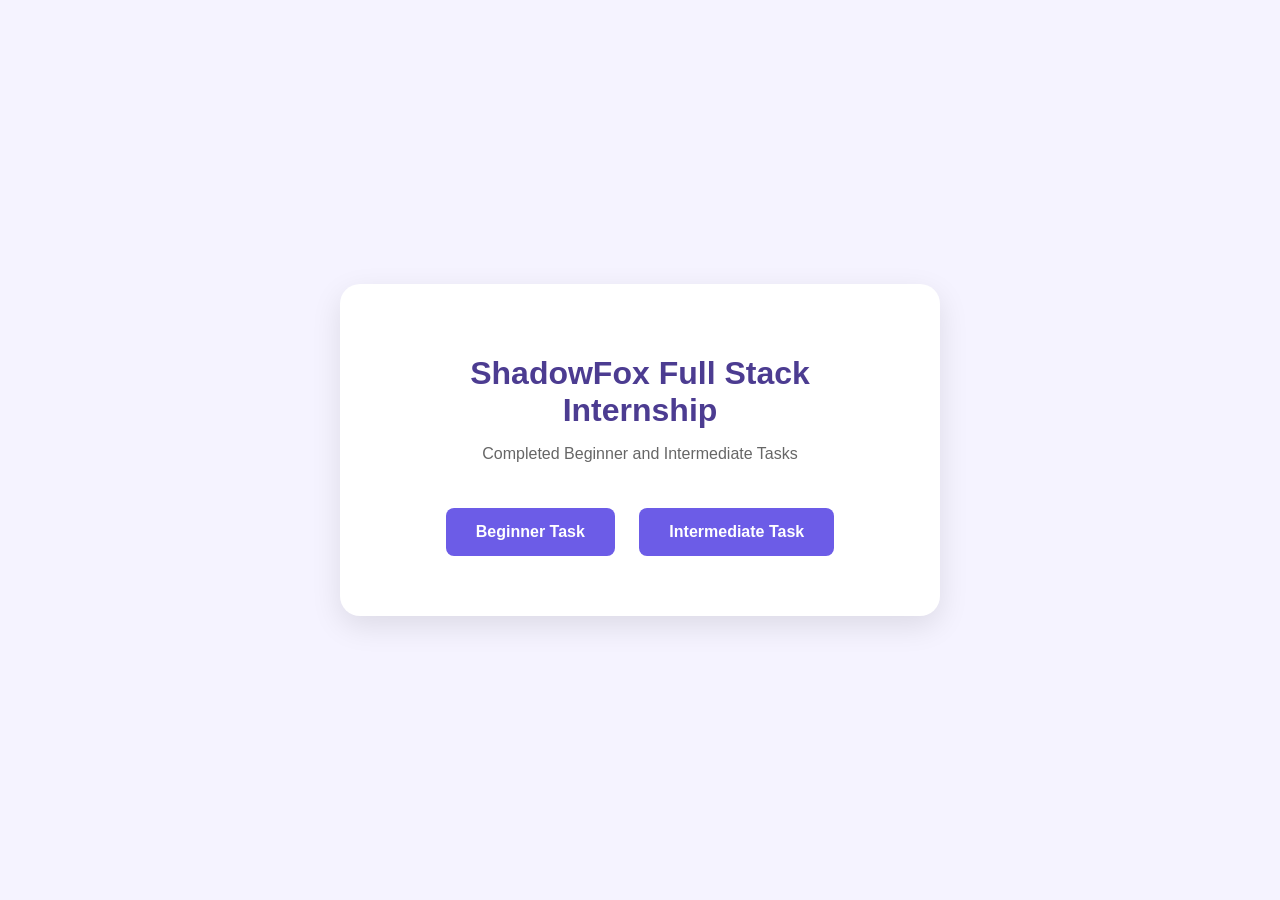
<file: index.html>
<!DOCTYPE html>
<html lang="en">

<head>
    <meta charset="UTF-8">
    <meta name="viewport" content="width=device-width, initial-scale=1.0">

    <title>ShadowFox Full Stack Internship</title>

    <style>
        * {
            box-sizing: border-box;
        }

        body {
            margin: 0;
            min-height: 100vh;
            display: flex;
            justify-content: center;
            align-items: center;
            font-family: Arial, sans-serif;
            background: #f5f3ff;
        }

        .container {
            text-align: center;
            background: white;
            padding: 50px;
            border-radius: 20px;
            box-shadow: 0 10px 30px rgba(0, 0, 0, 0.1);
            max-width: 600px;
            width: 90%;
        }

        h1 {
            color: #4c3c91;
            margin-bottom: 15px;
        }

        p {
            color: #666;
            margin-bottom: 35px;
        }

        .btn {
            display: inline-block;
            margin: 10px;
            padding: 15px 30px;
            background: #6c5ce7;
            color: white;
            text-decoration: none;
            border-radius: 8px;
            font-weight: bold;
        }

        .btn:hover {
            background: #5748c9;
        }
    </style>
</head>

<body>

    <div class="container">

        <h1>ShadowFox Full Stack Internship</h1>

        <p>
            Completed Beginner and Intermediate Tasks
        </p>

        <a class="btn" href="./beginner/">
            Beginner Task
        </a>

        <a class="btn" href="./intermediate/frontend/">
            Intermediate Task
        </a>

    </div>

</body>

</html>
</file>
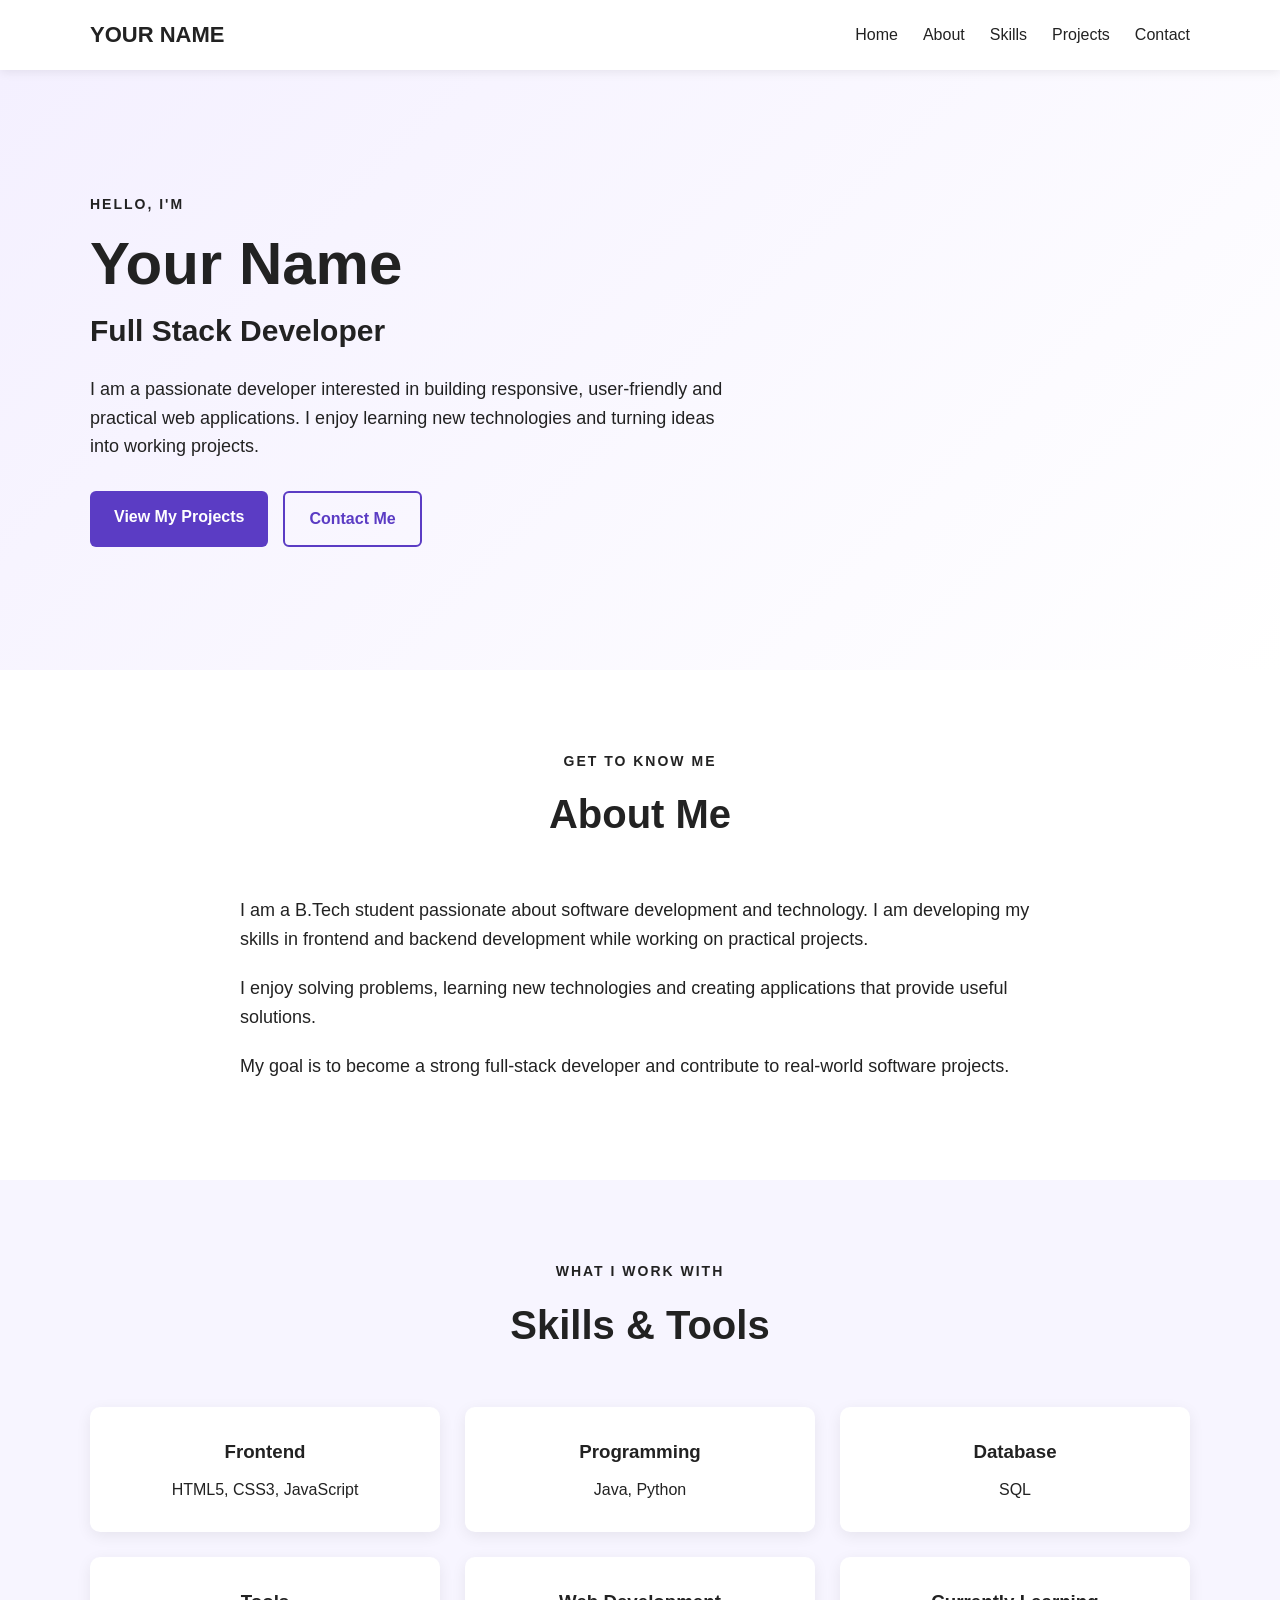
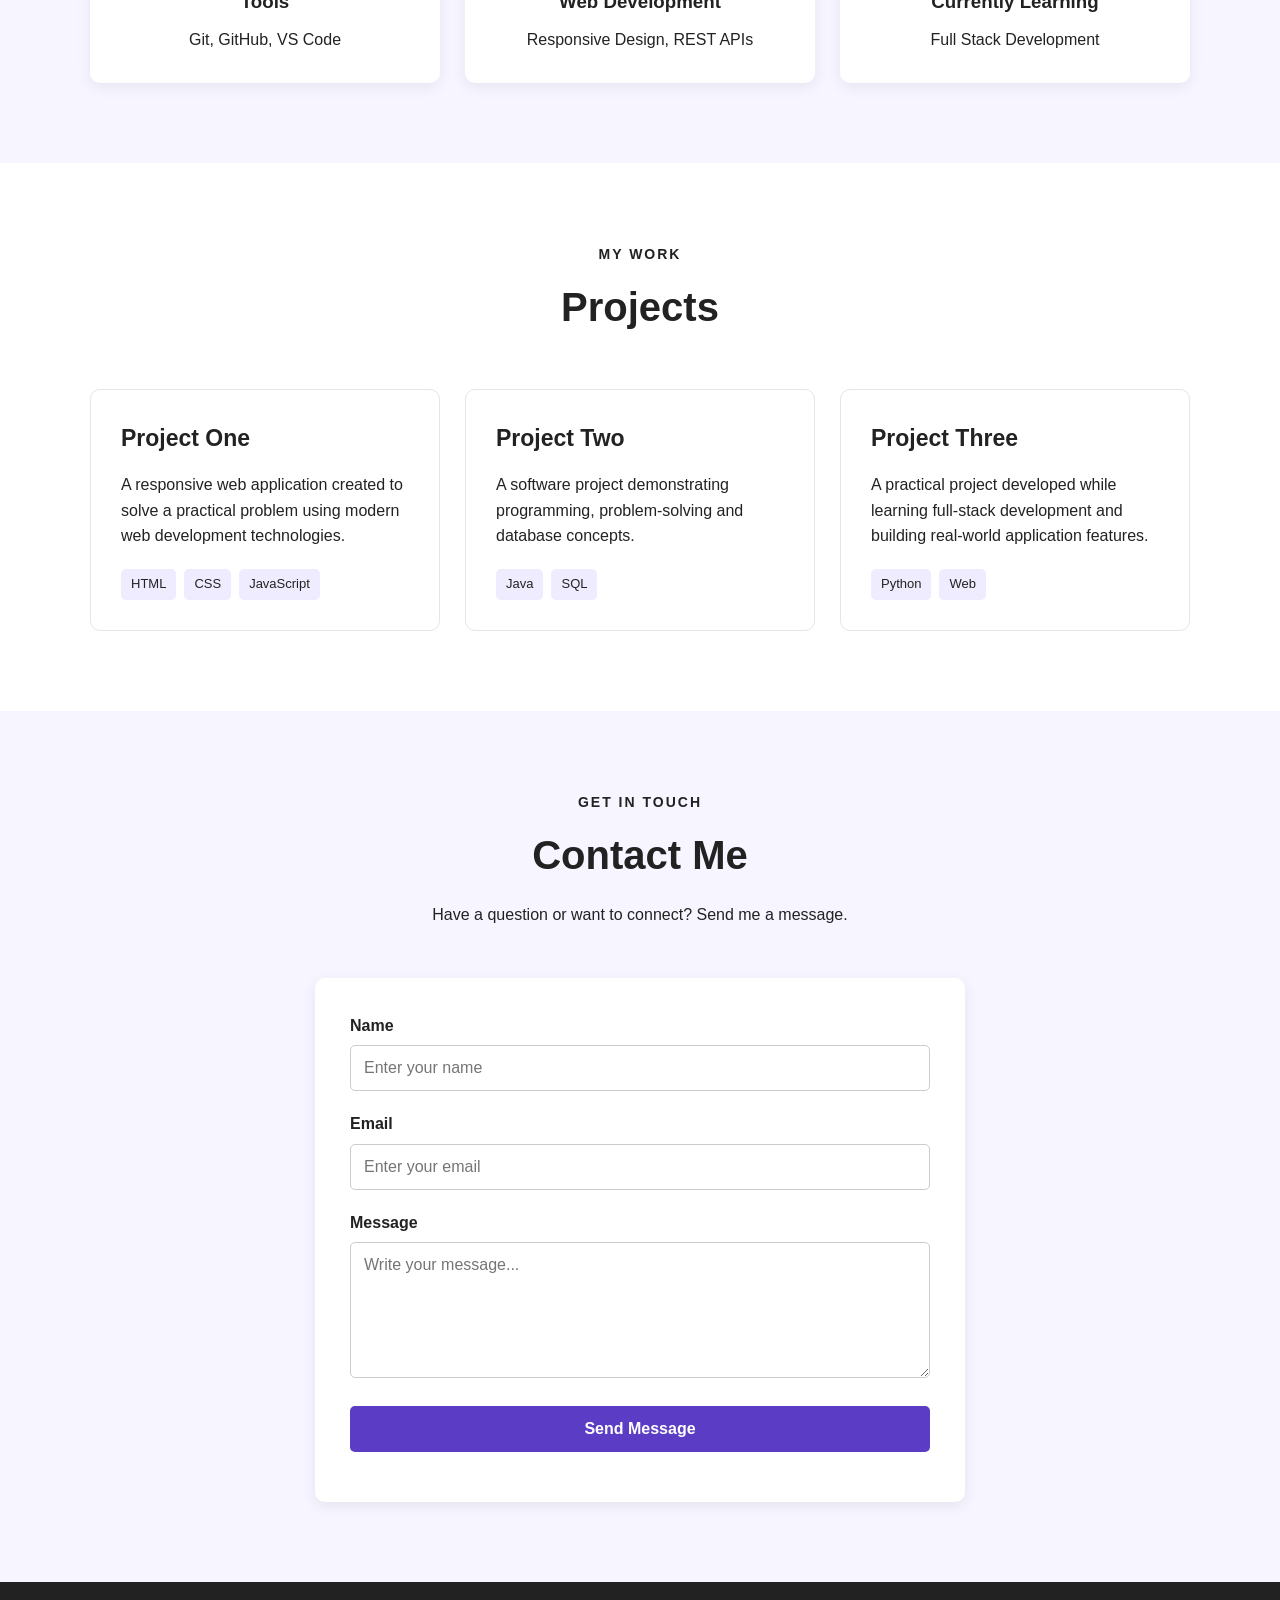
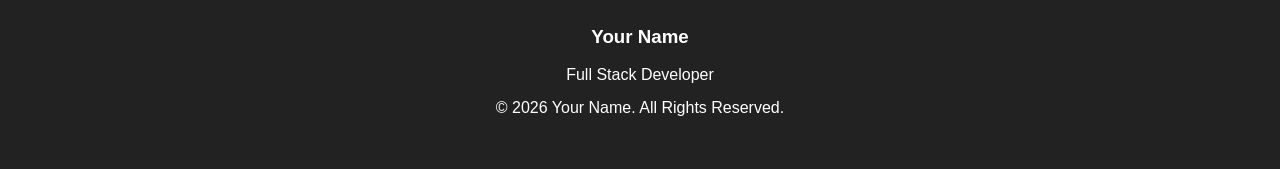
<file: beginner/index.html>
<!DOCTYPE html>
<html lang="en">

<head>
    <meta charset="UTF-8">

    <meta name="viewport"
          content="width=device-width, initial-scale=1.0">

    <title>Your Name | Full Stack Developer</title>

    <link rel="stylesheet" href="style.css">
</head>

<body>

    <!-- ================= NAVBAR ================= -->

    <header class="header">

        <div class="container nav-container">

            <a href="#home" class="logo">
                YOUR NAME
            </a>

            <nav class="navbar">

                <a href="#home">Home</a>

                <a href="#about">About</a>

                <a href="#skills">Skills</a>

                <a href="#projects">Projects</a>

                <a href="#contact">Contact</a>

            </nav>

        </div>

    </header>


    <!-- ================= HOME ================= -->

    <section id="home" class="hero">

        <div class="container hero-content">

            <div class="hero-text">

                <p class="intro">
                    HELLO, I'M
                </p>

                <h1>
                    Your Name
                </h1>

                <h2>
                    Full Stack Developer
                </h2>

                <p>
                    I am a passionate developer interested in building
                    responsive, user-friendly and practical web applications.
                    I enjoy learning new technologies and turning ideas
                    into working projects.
                </p>

                <div class="hero-buttons">

                    <a href="#projects" class="btn">
                        View My Projects
                    </a>

                    <a href="#contact" class="btn secondary-btn">
                        Contact Me
                    </a>

                </div>

            </div>

        </div>

    </section>


    <!-- ================= ABOUT ================= -->

    <section id="about" class="section">

        <div class="container">

            <div class="section-heading">

                <p class="section-label">
                    GET TO KNOW ME
                </p>

                <h2>About Me</h2>

            </div>


            <div class="about-content">

                <div class="about-text">

                    <p>
                        I am a B.Tech student passionate about software
                        development and technology. I am developing my
                        skills in frontend and backend development while
                        working on practical projects.
                    </p>

                    <p>
                        I enjoy solving problems, learning new technologies
                        and creating applications that provide useful
                        solutions.
                    </p>

                    <p>
                        My goal is to become a strong full-stack developer
                        and contribute to real-world software projects.
                    </p>

                </div>

            </div>

        </div>

    </section>


    <!-- ================= SKILLS ================= -->

    <section id="skills" class="section skills-section">

        <div class="container">

            <div class="section-heading">

                <p class="section-label">
                    WHAT I WORK WITH
                </p>

                <h2>Skills & Tools</h2>

            </div>


            <div class="skills-grid">

                <div class="skill-card">

                    <h3>Frontend</h3>

                    <p>
                        HTML5, CSS3, JavaScript
                    </p>

                </div>


                <div class="skill-card">

                    <h3>Programming</h3>

                    <p>
                        Java, Python
                    </p>

                </div>


                <div class="skill-card">

                    <h3>Database</h3>

                    <p>
                        SQL
                    </p>

                </div>


                <div class="skill-card">

                    <h3>Tools</h3>

                    <p>
                        Git, GitHub, VS Code
                    </p>

                </div>


                <div class="skill-card">

                    <h3>Web Development</h3>

                    <p>
                        Responsive Design, REST APIs
                    </p>

                </div>


                <div class="skill-card">

                    <h3>Currently Learning</h3>

                    <p>
                        Full Stack Development
                    </p>

                </div>

            </div>

        </div>

    </section>


    <!-- ================= PROJECTS ================= -->

    <section id="projects" class="section">

        <div class="container">

            <div class="section-heading">

                <p class="section-label">
                    MY WORK
                </p>

                <h2>Projects</h2>

            </div>


            <div class="projects-grid">


                <article class="project-card">

                    <div class="project-content">

                        <h3>Project One</h3>

                        <p>
                            A responsive web application created to solve
                            a practical problem using modern web
                            development technologies.
                        </p>

                        <div class="project-tech">

                            <span>HTML</span>
                            <span>CSS</span>
                            <span>JavaScript</span>

                        </div>

                    </div>

                </article>


                <article class="project-card">

                    <div class="project-content">

                        <h3>Project Two</h3>

                        <p>
                            A software project demonstrating programming,
                            problem-solving and database concepts.
                        </p>

                        <div class="project-tech">

                            <span>Java</span>
                            <span>SQL</span>

                        </div>

                    </div>

                </article>


                <article class="project-card">

                    <div class="project-content">

                        <h3>Project Three</h3>

                        <p>
                            A practical project developed while learning
                            full-stack development and building real-world
                            application features.
                        </p>

                        <div class="project-tech">

                            <span>Python</span>
                            <span>Web</span>

                        </div>

                    </div>

                </article>

            </div>

        </div>

    </section>


    <!-- ================= CONTACT ================= -->

    <section id="contact" class="section contact-section">

        <div class="container">

            <div class="section-heading">

                <p class="section-label">
                    GET IN TOUCH
                </p>

                <h2>Contact Me</h2>

                <p>
                    Have a question or want to connect?
                    Send me a message.
                </p>

            </div>


            <form id="contactForm" class="contact-form">

                <div class="form-group">

                    <label for="name">
                        Name
                    </label>

                    <input
                        type="text"
                        id="name"
                        name="name"
                        placeholder="Enter your name"
                    >

                    <small id="nameError"></small>

                </div>


                <div class="form-group">

                    <label for="email">
                        Email
                    </label>

                    <input
                        type="email"
                        id="email"
                        name="email"
                        placeholder="Enter your email"
                    >

                    <small id="emailError"></small>

                </div>


                <div class="form-group">

                    <label for="message">
                        Message
                    </label>

                    <textarea
                        id="message"
                        name="message"
                        rows="6"
                        placeholder="Write your message..."
                    ></textarea>

                    <small id="messageError"></small>

                </div>


                <button type="submit" class="submit-btn">
                    Send Message
                </button>

                <p id="successMessage"></p>

            </form>

        </div>

    </section>


    <!-- ================= FOOTER ================= -->

    <footer class="footer">

        <div class="container">

            <h3>Your Name</h3>

            <p>
                Full Stack Developer
            </p>

            <p>
                © 2026 Your Name. All Rights Reserved.
            </p>

        </div>

    </footer>


    <script src="script.js"></script>

</body>

</html>
</file>
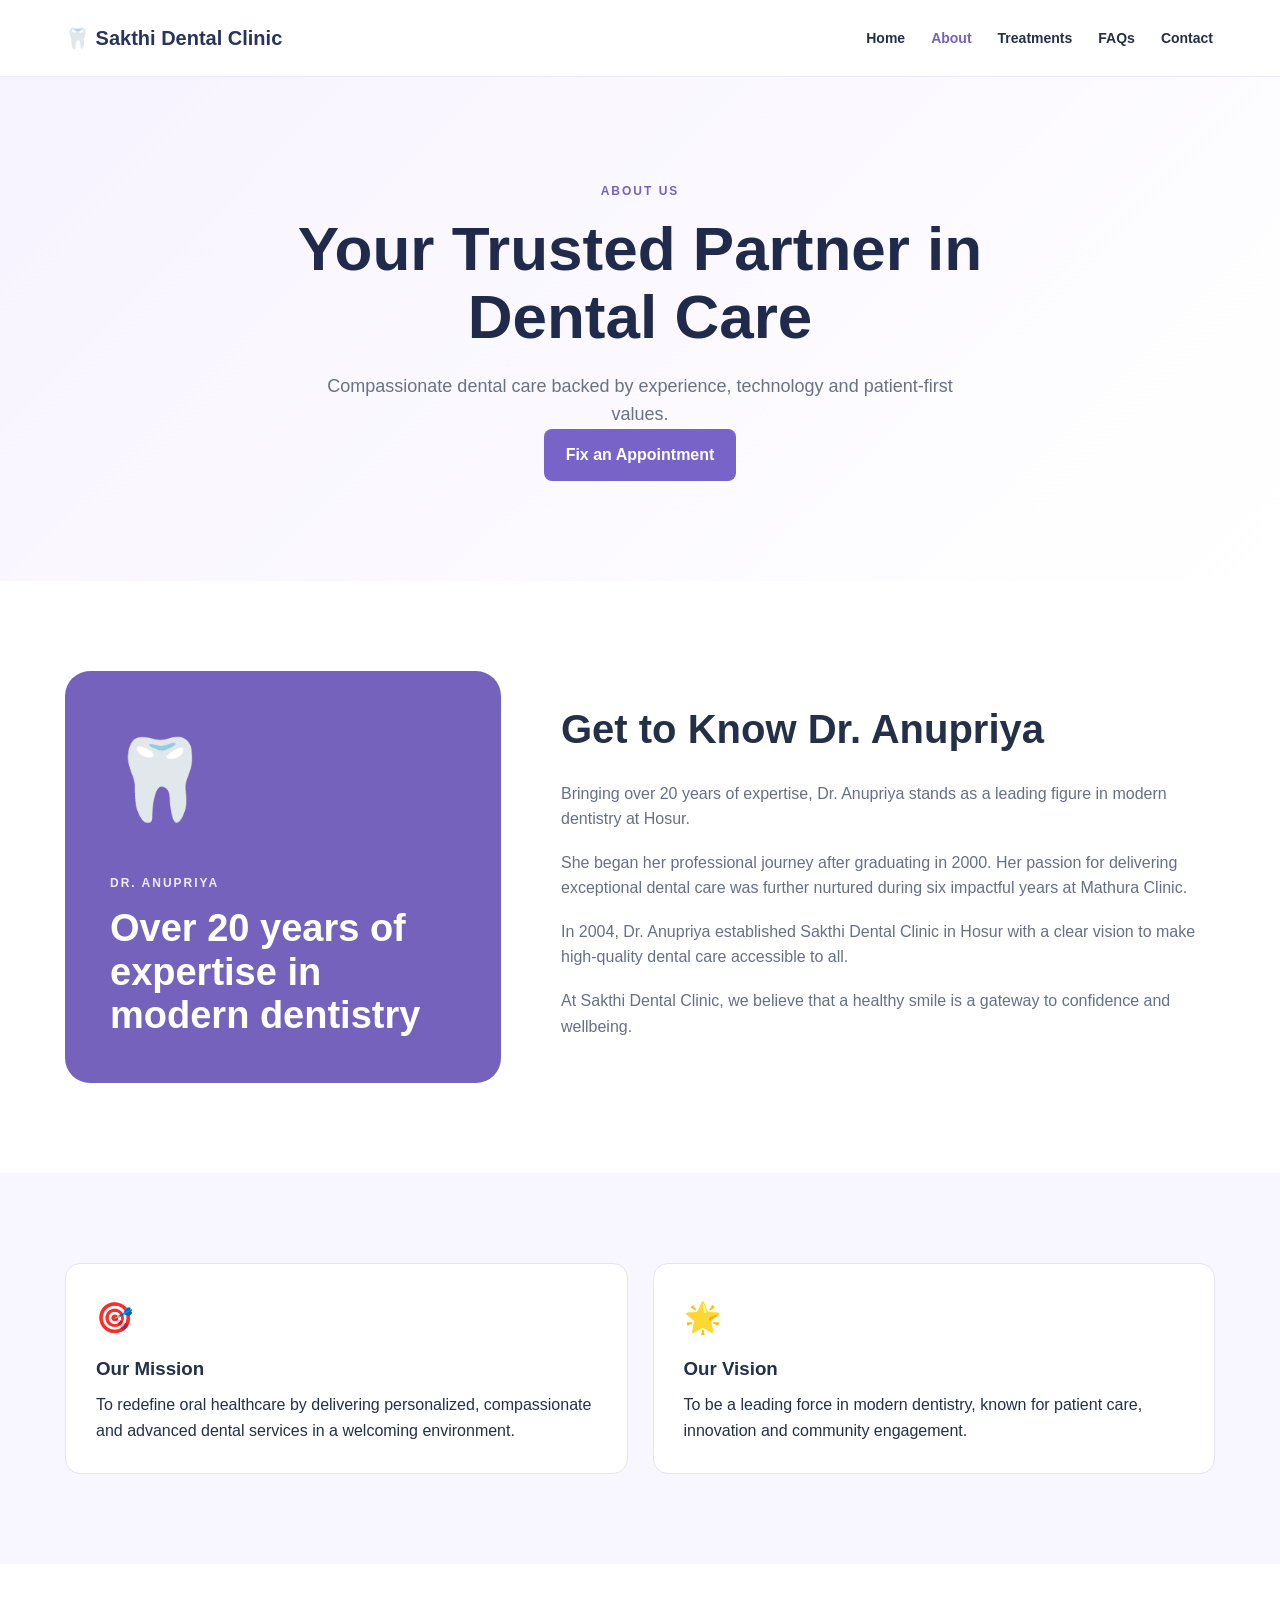
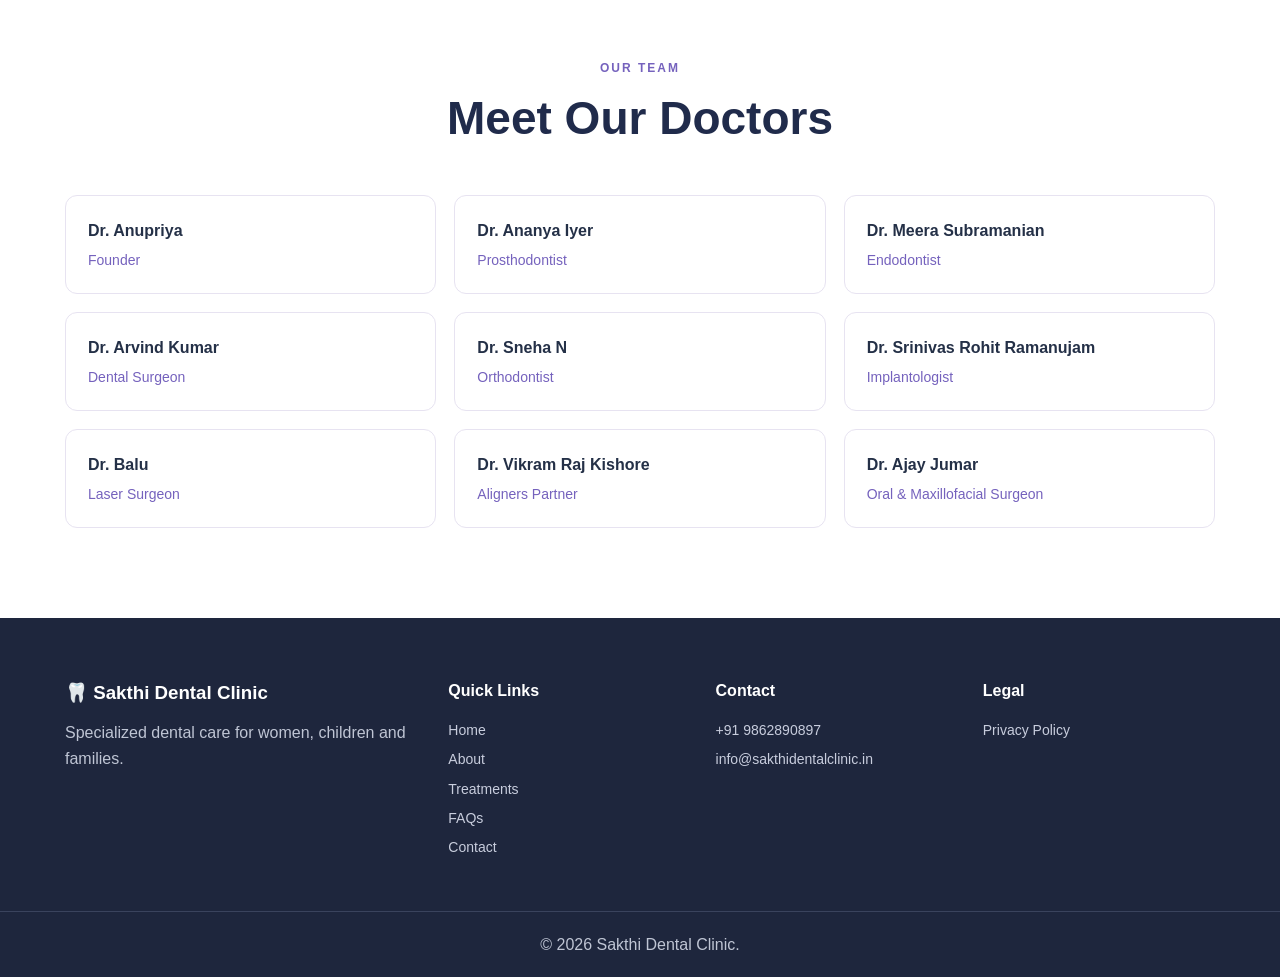
<file: intermediate/frontend/index.html>
<!DOCTYPE html>
<html lang="en">

<head>
    <meta charset="UTF-8">
    <meta name="viewport" content="width=device-width, initial-scale=1.0">

    <title>About Us | Sakthi Dental Clinic</title>

    <link rel="stylesheet" href="style.css">
</head>

<body>

<header class="header">

    <div class="container nav-container">

        <a href="index.html" class="logo">
            🦷 Sakthi Dental Clinic
        </a>

        <button class="menu-toggle" id="menuToggle">☰</button>

        <nav class="navbar" id="navbar">
            <a href="index.html">Home</a>
            <a href="about.html" class="active">About</a>
            <a href="treatments.html">Treatments</a>
            <a href="faq.html">FAQs</a>
            <a href="contact.html">Contact</a>
        </nav>

    </div>

</header>


<main>

<section class="page-hero">

    <div class="container">

        <span class="eyebrow">ABOUT US</span>

        <h1>
            Your Trusted Partner in Dental Care
        </h1>

        <p>
            Compassionate dental care backed by experience,
            technology and patient-first values.
        </p>
 <a href="appointment.html" class="btn primary-btn">
            Fix an Appointment
        </a>
    </div>

</section>


<section class="section">

    <div class="container about-grid">

        <div class="about-highlight">

            <span class="big-icon">🦷</span>

            <span class="eyebrow">DR. ANUPRIYA</span>

            <h2>
                Over 20 years of expertise in modern dentistry
            </h2>

        </div>


        <div class="about-text">

            <h2>Get to Know Dr. Anupriya</h2>

            <p>
                Bringing over 20 years of expertise, Dr. Anupriya
                stands as a leading figure in modern dentistry at Hosur.
            </p>

            <p>
                She began her professional journey after graduating
                in 2000. Her passion for delivering exceptional
                dental care was further nurtured during six impactful
                years at Mathura Clinic.
            </p>

            <p>
                In 2004, Dr. Anupriya established Sakthi Dental Clinic
                in Hosur with a clear vision to make high-quality
                dental care accessible to all.
            </p>

            <p>
                At Sakthi Dental Clinic, we believe that a healthy
                smile is a gateway to confidence and wellbeing.
            </p>

        </div>

    </div>

</section>


<section class="section light-section">

    <div class="container">

        <div class="mission-grid">

            <article>

                <span>🎯</span>

                <h3>Our Mission</h3>

                <p>
                    To redefine oral healthcare by delivering
                    personalized, compassionate and advanced dental
                    services in a welcoming environment.
                </p>

            </article>


            <article>

                <span>🌟</span>

                <h3>Our Vision</h3>

                <p>
                    To be a leading force in modern dentistry,
                    known for patient care, innovation and
                    community engagement.
                </p>

            </article>

        </div>

    </div>

</section>


<section class="section">

    <div class="container">

        <div class="section-heading">

            <span class="eyebrow">OUR TEAM</span>

            <h2>Meet Our Doctors</h2>

        </div>


        <div class="doctor-grid">

            <div class="doctor-card">
                <strong>Dr. Anupriya</strong>
                <span>Founder</span>
            </div>

            <div class="doctor-card">
                <strong>Dr. Ananya Iyer</strong>
                <span>Prosthodontist</span>
            </div>

            <div class="doctor-card">
                <strong>Dr. Meera Subramanian</strong>
                <span>Endodontist</span>
            </div>

            <div class="doctor-card">
                <strong>Dr. Arvind Kumar</strong>
                <span>Dental Surgeon</span>
            </div>

            <div class="doctor-card">
                <strong>Dr. Sneha N</strong>
                <span>Orthodontist</span>
            </div>

            <div class="doctor-card">
                <strong>Dr. Srinivas Rohit Ramanujam</strong>
                <span>Implantologist</span>
            </div>

            <div class="doctor-card">
                <strong>Dr. Balu</strong>
                <span>Laser Surgeon</span>
            </div>

            <div class="doctor-card">
                <strong>Dr. Vikram Raj Kishore</strong>
                <span>Aligners Partner</span>
            </div>

            <div class="doctor-card">
                <strong>Dr. Ajay Jumar</strong>
                <span>Oral & Maxillofacial Surgeon</span>
            </div>

        </div>

    </div>

</section>

</main>


<footer class="footer">

    <div class="container footer-grid">

        <div>
            <h3>🦷 Sakthi Dental Clinic</h3>
            <p>
                Specialized dental care for women,
                children and families.
            </p>
        </div>

        <div>
            <h4>Quick Links</h4>
            <a href="index.html">Home</a>
            <a href="about.html">About</a>
            <a href="treatments.html">Treatments</a>
            <a href="faq.html">FAQs</a>
            <a href="contact.html">Contact</a>
        </div>

        <div>
            <h4>Contact</h4>
            <a href="tel:+919862890897">+91 9862890897</a>
            <a href="mailto:info@sakthidentalclinic.in">
                info@sakthidentalclinic.in
            </a>
        </div>

        <div>
            <h4>Legal</h4>
            <a href="privacy.html">Privacy Policy</a>
        </div>

    </div>

    <div class="footer-bottom">
        <p>© 2026 Sakthi Dental Clinic.</p>
    </div>

</footer>

<script src="script.js"></script>

</body>
</html>
</file>
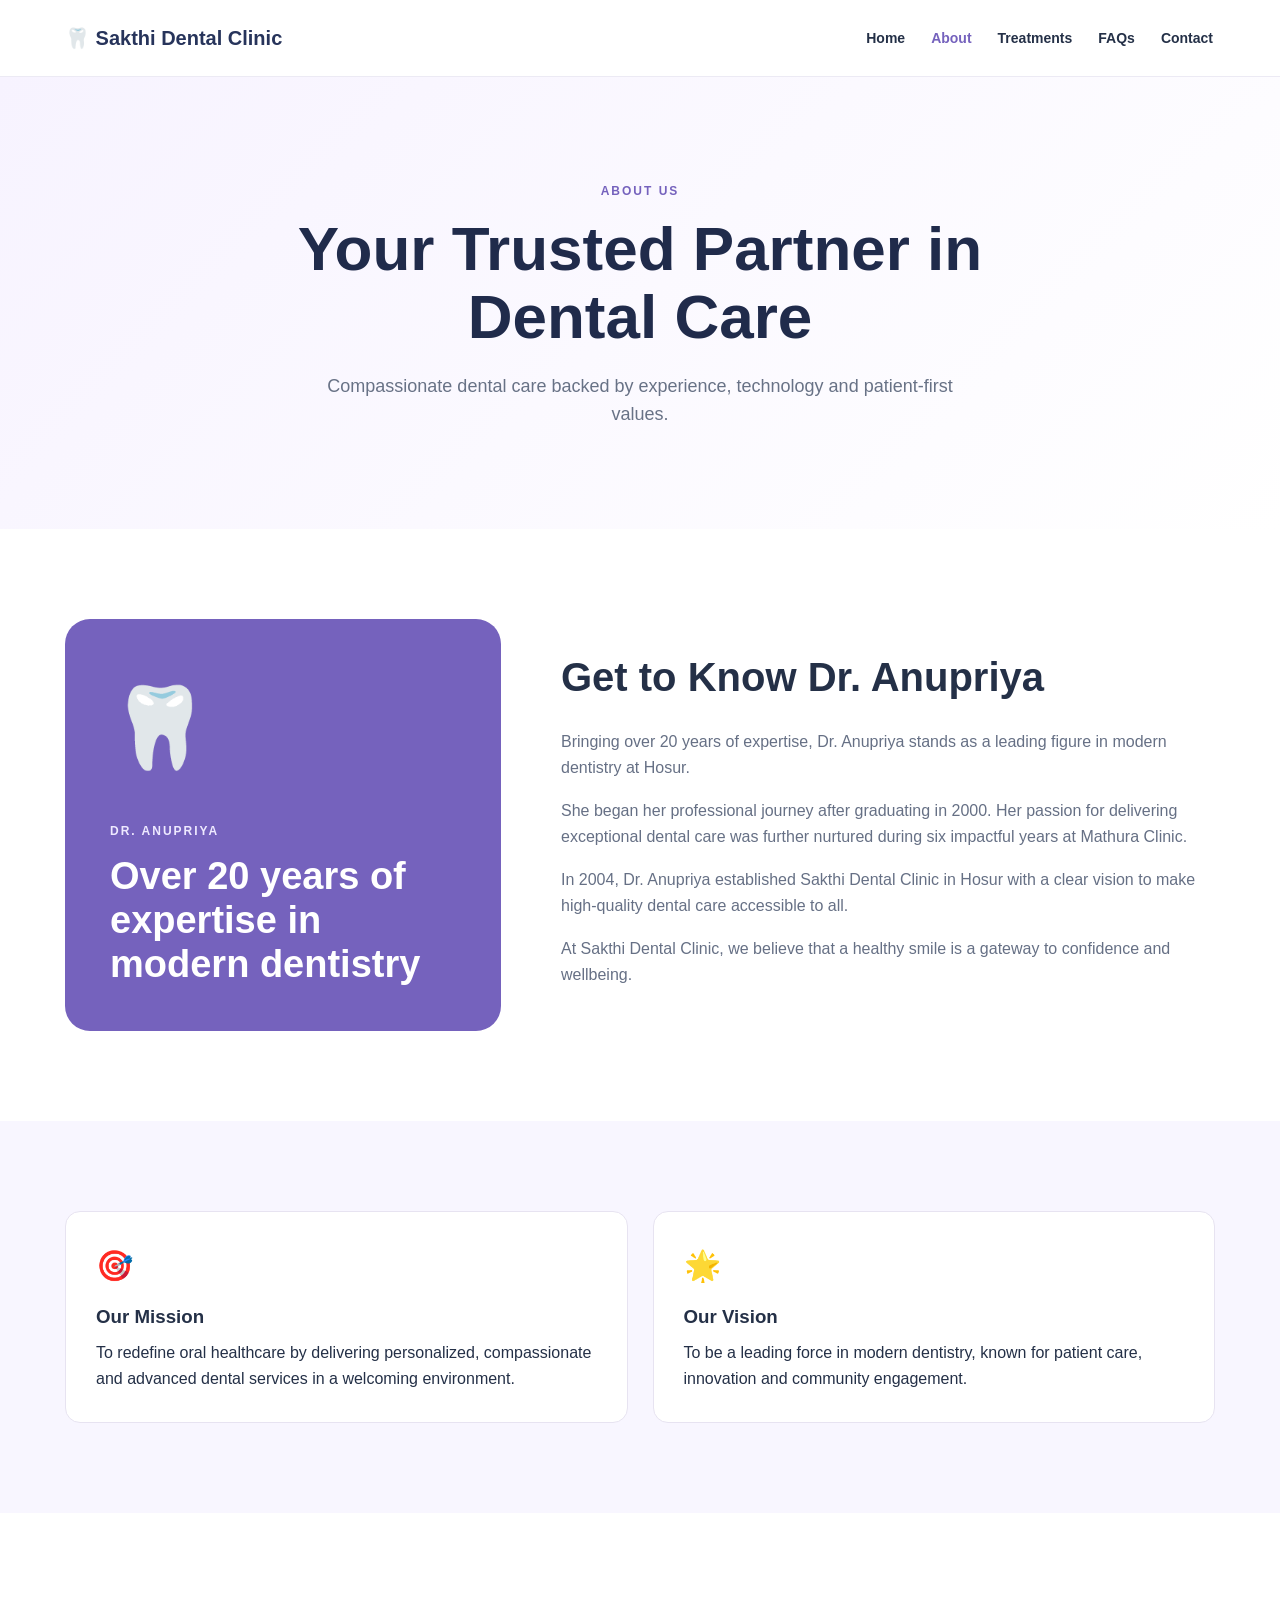
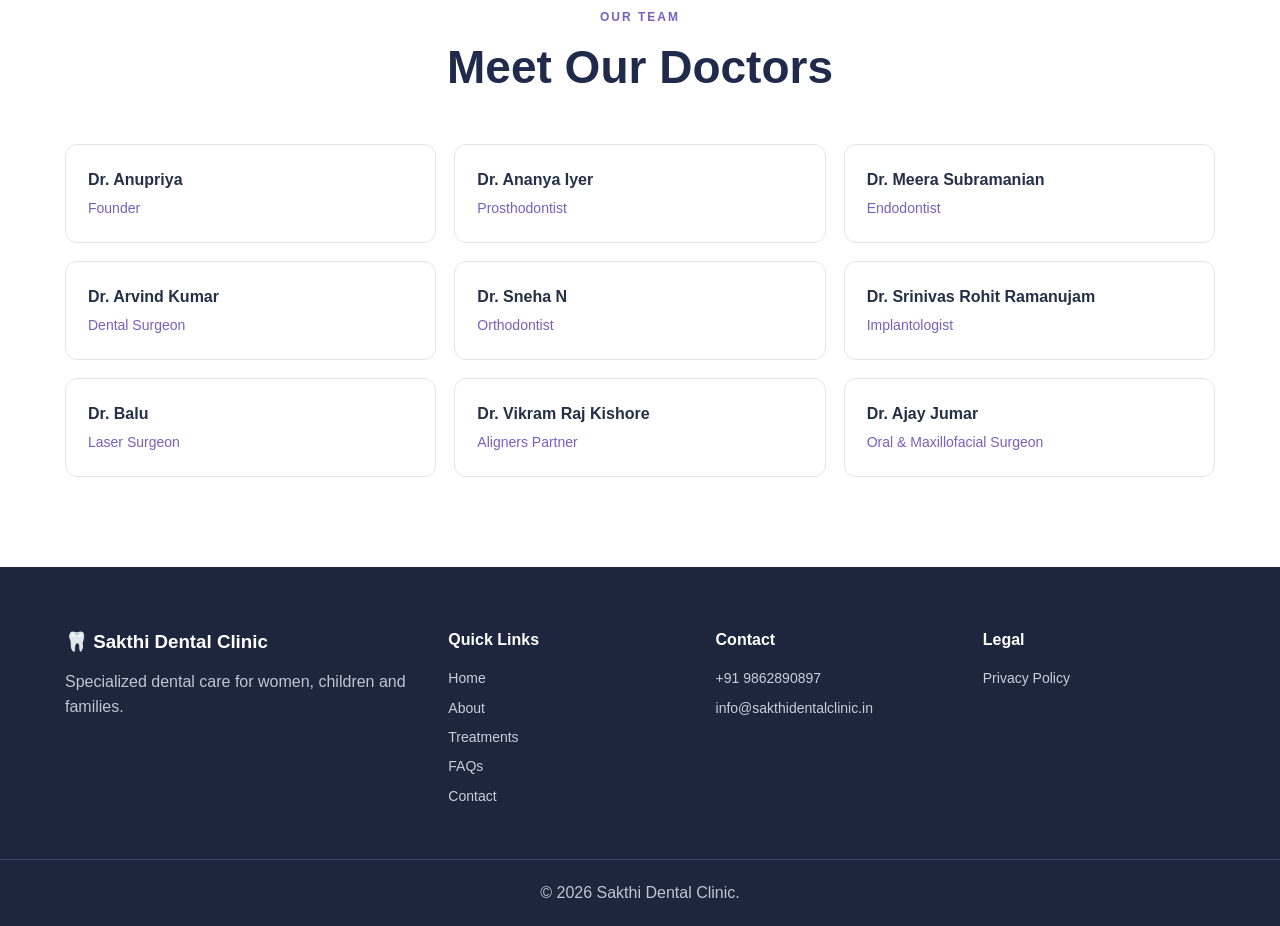
<file: intermediate/frontend/about.html>
<!DOCTYPE html>
<html lang="en">

<head>
    <meta charset="UTF-8">
    <meta name="viewport" content="width=device-width, initial-scale=1.0">

    <title>About Us | Sakthi Dental Clinic</title>

    <link rel="stylesheet" href="style.css">
</head>

<body>

<header class="header">

    <div class="container nav-container">

        <a href="index.html" class="logo">
            🦷 Sakthi Dental Clinic
        </a>

        <button class="menu-toggle" id="menuToggle">☰</button>

        <nav class="navbar" id="navbar">
            <a href="index.html">Home</a>
            <a href="about.html" class="active">About</a>
            <a href="treatments.html">Treatments</a>
            <a href="faq.html">FAQs</a>
            <a href="contact.html">Contact</a>
        </nav>

    </div>

</header>


<main>

<section class="page-hero">

    <div class="container">

        <span class="eyebrow">ABOUT US</span>

        <h1>
            Your Trusted Partner in Dental Care
        </h1>

        <p>
            Compassionate dental care backed by experience,
            technology and patient-first values.
        </p>

    </div>

</section>


<section class="section">

    <div class="container about-grid">

        <div class="about-highlight">

            <span class="big-icon">🦷</span>

            <span class="eyebrow">DR. ANUPRIYA</span>

            <h2>
                Over 20 years of expertise in modern dentistry
            </h2>

        </div>


        <div class="about-text">

            <h2>Get to Know Dr. Anupriya</h2>

            <p>
                Bringing over 20 years of expertise, Dr. Anupriya
                stands as a leading figure in modern dentistry at Hosur.
            </p>

            <p>
                She began her professional journey after graduating
                in 2000. Her passion for delivering exceptional
                dental care was further nurtured during six impactful
                years at Mathura Clinic.
            </p>

            <p>
                In 2004, Dr. Anupriya established Sakthi Dental Clinic
                in Hosur with a clear vision to make high-quality
                dental care accessible to all.
            </p>

            <p>
                At Sakthi Dental Clinic, we believe that a healthy
                smile is a gateway to confidence and wellbeing.
            </p>

        </div>

    </div>

</section>


<section class="section light-section">

    <div class="container">

        <div class="mission-grid">

            <article>

                <span>🎯</span>

                <h3>Our Mission</h3>

                <p>
                    To redefine oral healthcare by delivering
                    personalized, compassionate and advanced dental
                    services in a welcoming environment.
                </p>

            </article>


            <article>

                <span>🌟</span>

                <h3>Our Vision</h3>

                <p>
                    To be a leading force in modern dentistry,
                    known for patient care, innovation and
                    community engagement.
                </p>

            </article>

        </div>

    </div>

</section>


<section class="section">

    <div class="container">

        <div class="section-heading">

            <span class="eyebrow">OUR TEAM</span>

            <h2>Meet Our Doctors</h2>

        </div>


        <div class="doctor-grid">

            <div class="doctor-card">
                <strong>Dr. Anupriya</strong>
                <span>Founder</span>
            </div>

            <div class="doctor-card">
                <strong>Dr. Ananya Iyer</strong>
                <span>Prosthodontist</span>
            </div>

            <div class="doctor-card">
                <strong>Dr. Meera Subramanian</strong>
                <span>Endodontist</span>
            </div>

            <div class="doctor-card">
                <strong>Dr. Arvind Kumar</strong>
                <span>Dental Surgeon</span>
            </div>

            <div class="doctor-card">
                <strong>Dr. Sneha N</strong>
                <span>Orthodontist</span>
            </div>

            <div class="doctor-card">
                <strong>Dr. Srinivas Rohit Ramanujam</strong>
                <span>Implantologist</span>
            </div>

            <div class="doctor-card">
                <strong>Dr. Balu</strong>
                <span>Laser Surgeon</span>
            </div>

            <div class="doctor-card">
                <strong>Dr. Vikram Raj Kishore</strong>
                <span>Aligners Partner</span>
            </div>

            <div class="doctor-card">
                <strong>Dr. Ajay Jumar</strong>
                <span>Oral & Maxillofacial Surgeon</span>
            </div>

        </div>

    </div>

</section>

</main>


<footer class="footer">

    <div class="container footer-grid">

        <div>
            <h3>🦷 Sakthi Dental Clinic</h3>
            <p>
                Specialized dental care for women,
                children and families.
            </p>
        </div>

        <div>
            <h4>Quick Links</h4>
            <a href="index.html">Home</a>
            <a href="about.html">About</a>
            <a href="treatments.html">Treatments</a>
            <a href="faq.html">FAQs</a>
            <a href="contact.html">Contact</a>
        </div>

        <div>
            <h4>Contact</h4>
            <a href="tel:+919862890897">+91 9862890897</a>
            <a href="mailto:info@sakthidentalclinic.in">
                info@sakthidentalclinic.in
            </a>
        </div>

        <div>
            <h4>Legal</h4>
            <a href="privacy.html">Privacy Policy</a>
        </div>

    </div>

    <div class="footer-bottom">
        <p>© 2026 Sakthi Dental Clinic.</p>
    </div>

</footer>

<script src="script.js"></script>

</body>
</html>
</file>
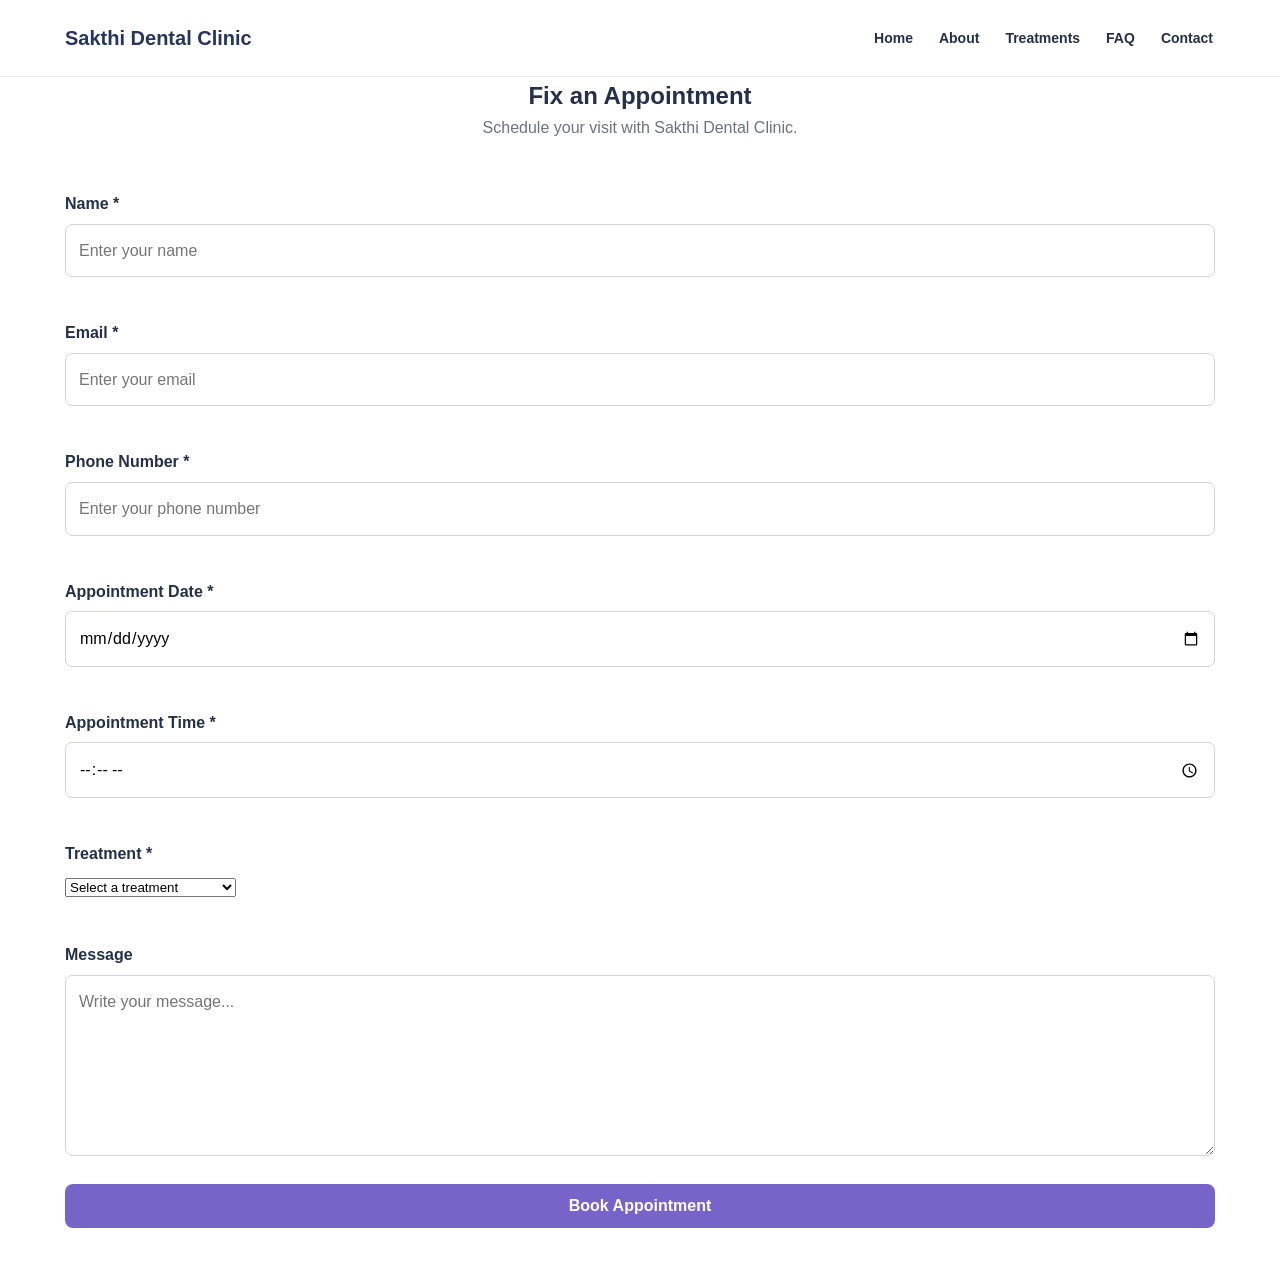
<file: intermediate/frontend/appointment.html>
<!DOCTYPE html>
<html lang="en">

<head>

    <meta charset="UTF-8">

    <meta name="viewport" content="width=device-width, initial-scale=1.0">

    <title>Fix an Appointment | Sakthi Dental Clinic</title>

    <link rel="stylesheet" href="style.css">

</head>


<body>


    <!-- ================= HEADER ================= -->

    <header class="header">

        <div class="container nav-container">

            <a href="index.html" class="logo">
                Sakthi Dental Clinic
            </a>

            <button
                type="button"
                class="menu-toggle"
                id="menuToggle"
            >
                ☰
            </button>

            <nav
                class="navbar"
                id="navbar"
            >

                <a href="index.html">Home</a>

                <a href="about.html">About</a>

                <a href="treatments.html">Treatments</a>

                <a href="faq.html">FAQ</a>

                <a href="contact.html">Contact</a>

            </nav>

        </div>

    </header>



    <!-- ================= APPOINTMENT ================= -->

    <main>

        <section class="contact-section">

            <div class="container">


                <!-- TITLE -->

                <div class="section-heading">

                    <h1>
                        Fix an Appointment
                    </h1>

                    <p>
                        Schedule your visit with Sakthi Dental Clinic.
                    </p>

                </div>



                <!-- FORM CONTAINER -->

                <div class="contact-form-container">

                    <form
                        id="appointmentForm"
                        novalidate
                    >


                        <!-- NAME -->

                        <div class="form-group">

                            <label for="appointmentName">
                                Name *
                            </label>

                            <input
                                type="text"
                                id="appointmentName"
                                name="name"
                                placeholder="Enter your name"
                            >

                            <small
                                id="appointmentNameError"
                            ></small>

                        </div>



                        <!-- EMAIL -->

                        <div class="form-group">

                            <label for="appointmentEmail">
                                Email *
                            </label>

                            <input
                                type="email"
                                id="appointmentEmail"
                                name="email"
                                placeholder="Enter your email"
                            >

                            <small
                                id="appointmentEmailError"
                            ></small>

                        </div>



                        <!-- PHONE -->

                        <div class="form-group">

                            <label for="appointmentPhone">
                                Phone Number *
                            </label>

                            <input
                                type="tel"
                                id="appointmentPhone"
                                name="phone"
                                placeholder="Enter your phone number"
                            >

                            <small
                                id="appointmentPhoneError"
                            ></small>

                        </div>



                        <!-- DATE -->

                        <div class="form-group">

                            <label for="appointmentDate">
                                Appointment Date *
                            </label>

                            <input
                                type="date"
                                id="appointmentDate"
                                name="date"
                            >

                            <small
                                id="appointmentDateError"
                            ></small>

                        </div>



                        <!-- TIME -->

                        <div class="form-group">

                            <label for="appointmentTime">
                                Appointment Time *
                            </label>

                            <input
                                type="time"
                                id="appointmentTime"
                                name="time"
                            >

                            <small
                                id="appointmentTimeError"
                            ></small>

                        </div>



                        <!-- TREATMENT -->

                        <div class="form-group">

                            <label for="appointmentTreatment">
                                Treatment *
                            </label>

                            <select
                                id="appointmentTreatment"
                                name="treatment"
                            >

                                <option value="">
                                    Select a treatment
                                </option>

                                <option value="Teeth Cleaning & Scaling">
                                    Teeth Cleaning & Scaling
                                </option>

                                <option value="Tooth Filling">
                                    Tooth Filling
                                </option>

                                <option value="Tooth Extraction">
                                    Tooth Extraction
                                </option>

                                <option value="Complete Denture">
                                    Complete Denture
                                </option>

                                <option value="Dental Implants">
                                    Dental Implants
                                </option>

                                <option value="Laser Dentistry">
                                    Laser Dentistry
                                </option>

                                <option value="Root Canal Therapy">
                                    Root Canal Therapy
                                </option>

                                <option value="Wisdom Tooth Extraction">
                                    Wisdom Tooth Extraction
                                </option>

                                <option value="Fixed Partial Denture">
                                    Fixed Partial Denture
                                </option>

                                <option value="Teeth Whitening">
                                    Teeth Whitening
                                </option>

                                <option value="Veneers">
                                    Veneers
                                </option>

                                <option value="Pediatric Dentistry">
                                    Pediatric Dentistry
                                </option>

                                <option value="Flap Surgery">
                                    Flap Surgery
                                </option>

                                <option value="Orthodontic Braces">
                                    Orthodontic Braces
                                </option>

                                <option value="Clear Aligners">
                                    Clear Aligners
                                </option>

                            </select>

                            <small
                                id="appointmentTreatmentError"
                            ></small>

                        </div>



                        <!-- MESSAGE -->

                        <div class="form-group">

                            <label for="appointmentMessage">
                                Message
                            </label>

                            <textarea
                                id="appointmentMessage"
                                name="message"
                                rows="6"
                                placeholder="Write your message..."
                            ></textarea>

                        </div>



                        <!-- BOOK APPOINTMENT BUTTON -->

                        <button
                            type="submit"
                            class="btn primary-btn submit-btn"
                        >
                            Book Appointment
                        </button>



                        <!-- SUCCESS MESSAGE -->

                        <div
                            id="appointmentSuccessMessage"
                            style="
                                width: 100%;
                                min-height: 30px;
                                margin-top: 20px;
                                margin-bottom: 10px;
                                padding: 12px 10px;
                                box-sizing: border-box;
                                text-align: center;
                                font-size: 18px;
                                font-weight: 600;
                                color: green;
                            "
                        ></div>


                    </form>

                </div>

            </div>

        </section>

    </main>



    <!-- JAVASCRIPT -->

    <script src="script.js"></script>


</body>

</html>
</file>
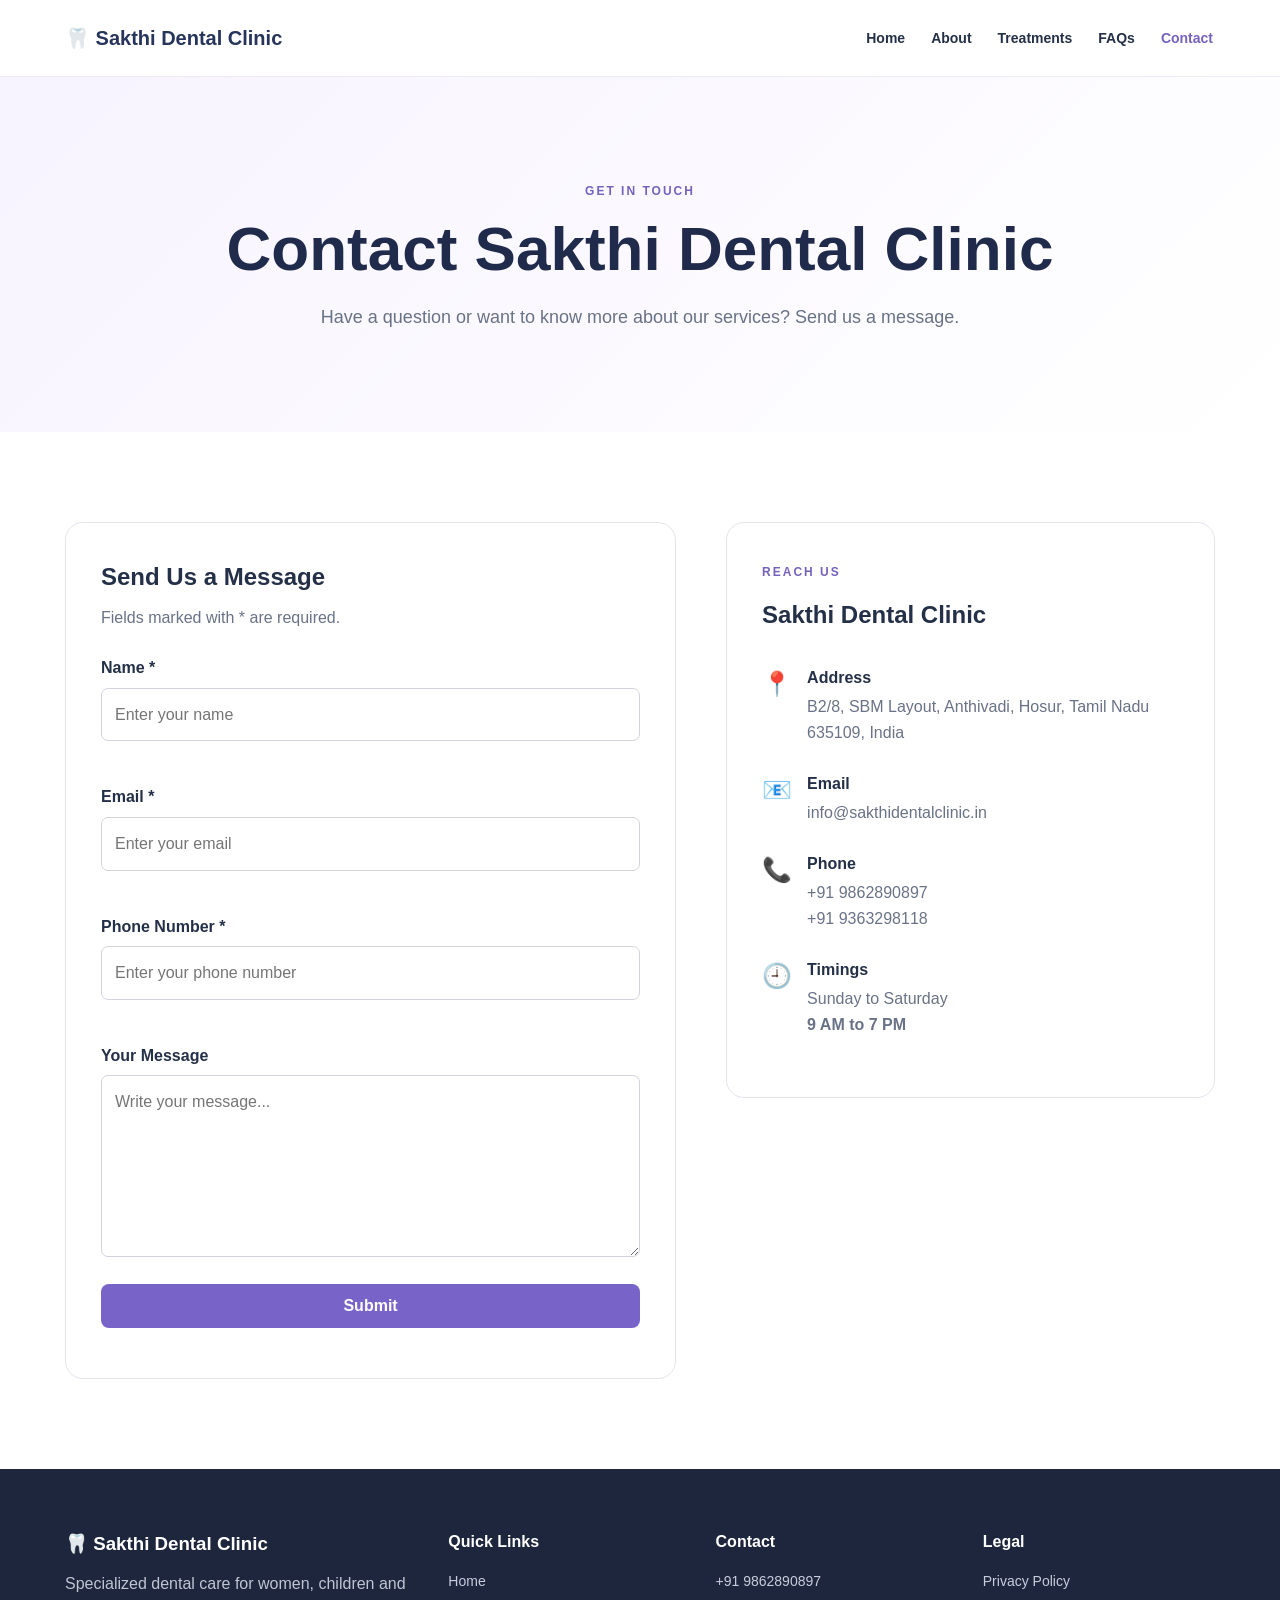
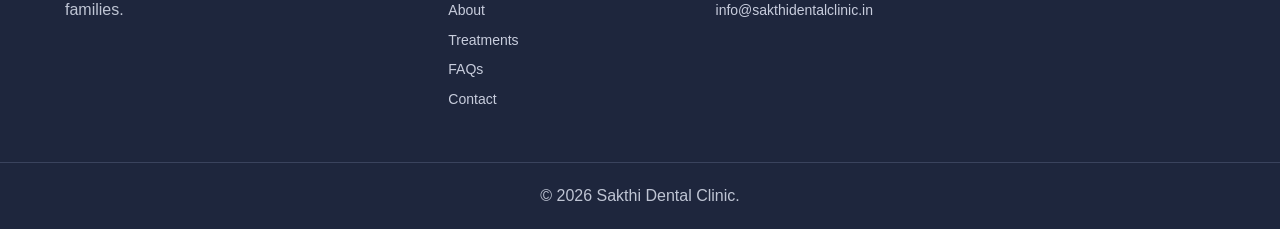
<file: intermediate/frontend/contact.html>
<!DOCTYPE html>
<html lang="en">

<head>

    <meta charset="UTF-8">

    <meta name="viewport"
          content="width=device-width, initial-scale=1.0">

    <title>Contact | Sakthi Dental Clinic</title>

    <link rel="stylesheet" href="style.css">

</head>

<body>


<header class="header">

    <div class="container nav-container">

        <a href="index.html" class="logo">
            🦷 Sakthi Dental Clinic
        </a>

        <button class="menu-toggle" id="menuToggle">
            ☰
        </button>

        <nav class="navbar" id="navbar">

            <a href="index.html">Home</a>

            <a href="about.html">About</a>

            <a href="treatments.html">Treatments</a>

            <a href="faq.html">FAQs</a>

            <a href="contact.html" class="active">Contact</a>

        </nav>

    </div>

</header>


<main>


<section class="page-hero">

    <div class="container">

        <span class="eyebrow">
            GET IN TOUCH
        </span>

        <h1>
            Contact Sakthi Dental Clinic
        </h1>

        <p>
            Have a question or want to know more about our services?
            Send us a message.
        </p>

    </div>

</section>


<section class="section">

    <div class="container contact-grid">


        <!-- CONTACT FORM -->

        <div class="contact-form-wrapper">

            <h2>
                Send Us a Message
            </h2>

            <p class="form-intro">
                Fields marked with * are required.
            </p>


            <form id="contactForm" novalidate>


                <div class="form-group">

                    <label for="name">
                        Name *
                    </label>

                    <input
                        type="text"
                        id="name"
                        name="name"
                        placeholder="Enter your name"
                    >

                    <small id="nameError"></small>

                </div>


                <div class="form-group">

                    <label for="email">
                        Email *
                    </label>

                    <input
                        type="email"
                        id="email"
                        name="email"
                        placeholder="Enter your email"
                    >

                    <small id="emailError"></small>

                </div>


                <div class="form-group">

                    <label for="phone">
                        Phone Number *
                    </label>

                    <input
                        type="tel"
                        id="phone"
                        name="phone"
                        placeholder="Enter your phone number"
                    >

                    <small id="phoneError"></small>

                </div>


                <div class="form-group">

                    <label for="message">
                        Your Message
                    </label>

                    <textarea
                        id="message"
                        name="message"
                        rows="6"
                        placeholder="Write your message..."
                    ></textarea>

                </div>


                <button
                    type="submit"
                    class="btn primary-btn submit-btn"
                >
                    Submit
                </button>


                <p id="successMessage"></p>

            </form>

        </div>


        <!-- CONTACT INFORMATION -->

        <div class="contact-info">

            <span class="eyebrow">
                REACH US
            </span>

            <h2>
                Sakthi Dental Clinic
            </h2>


            <div class="contact-item">

                <span>📍</span>

                <div>

                    <strong>Address</strong>

                    <p>
                        B2/8, SBM Layout, Anthivadi,
                        Hosur, Tamil Nadu 635109, India
                    </p>

                </div>

            </div>


            <div class="contact-item">

                <span>📧</span>

                <div>

                    <strong>Email</strong>

                    <a href="mailto:info@sakthidentalclinic.in">
                        info@sakthidentalclinic.in
                    </a>

                </div>

            </div>


            <div class="contact-item">

                <span>📞</span>

                <div>

                    <strong>Phone</strong>

                    <a href="tel:+919862890897">
                        +91 9862890897
                    </a>

                    <a href="tel:+919363298118">
                        +91 9363298118
                    </a>

                </div>

            </div>


            <div class="contact-item">

                <span>🕘</span>

                <div>

                    <strong>Timings</strong>

                    <p>
                        Sunday to Saturday<br>
                        <b>9 AM to 7 PM</b>
                    </p>

                </div>

            </div>

        </div>

    </div>

</section>


</main>


<footer class="footer">

    <div class="container footer-grid">

        <div>
            <h3>🦷 Sakthi Dental Clinic</h3>
            <p>
                Specialized dental care for women,
                children and families.
            </p>
        </div>

        <div>
            <h4>Quick Links</h4>
            <a href="index.html">Home</a>
            <a href="about.html">About</a>
            <a href="treatments.html">Treatments</a>
            <a href="faq.html">FAQs</a>
            <a href="contact.html">Contact</a>
        </div>

        <div>
            <h4>Contact</h4>
            <a href="tel:+919862890897">+91 9862890897</a>
            <a href="mailto:info@sakthidentalclinic.in">
                info@sakthidentalclinic.in
            </a>
        </div>

        <div>
            <h4>Legal</h4>
            <a href="privacy.html">Privacy Policy</a>
        </div>

    </div>

    <div class="footer-bottom">
        <p>© 2026 Sakthi Dental Clinic.</p>
    </div>

</footer>


<script src="script.js"></script>

</body>

</html>
</file>
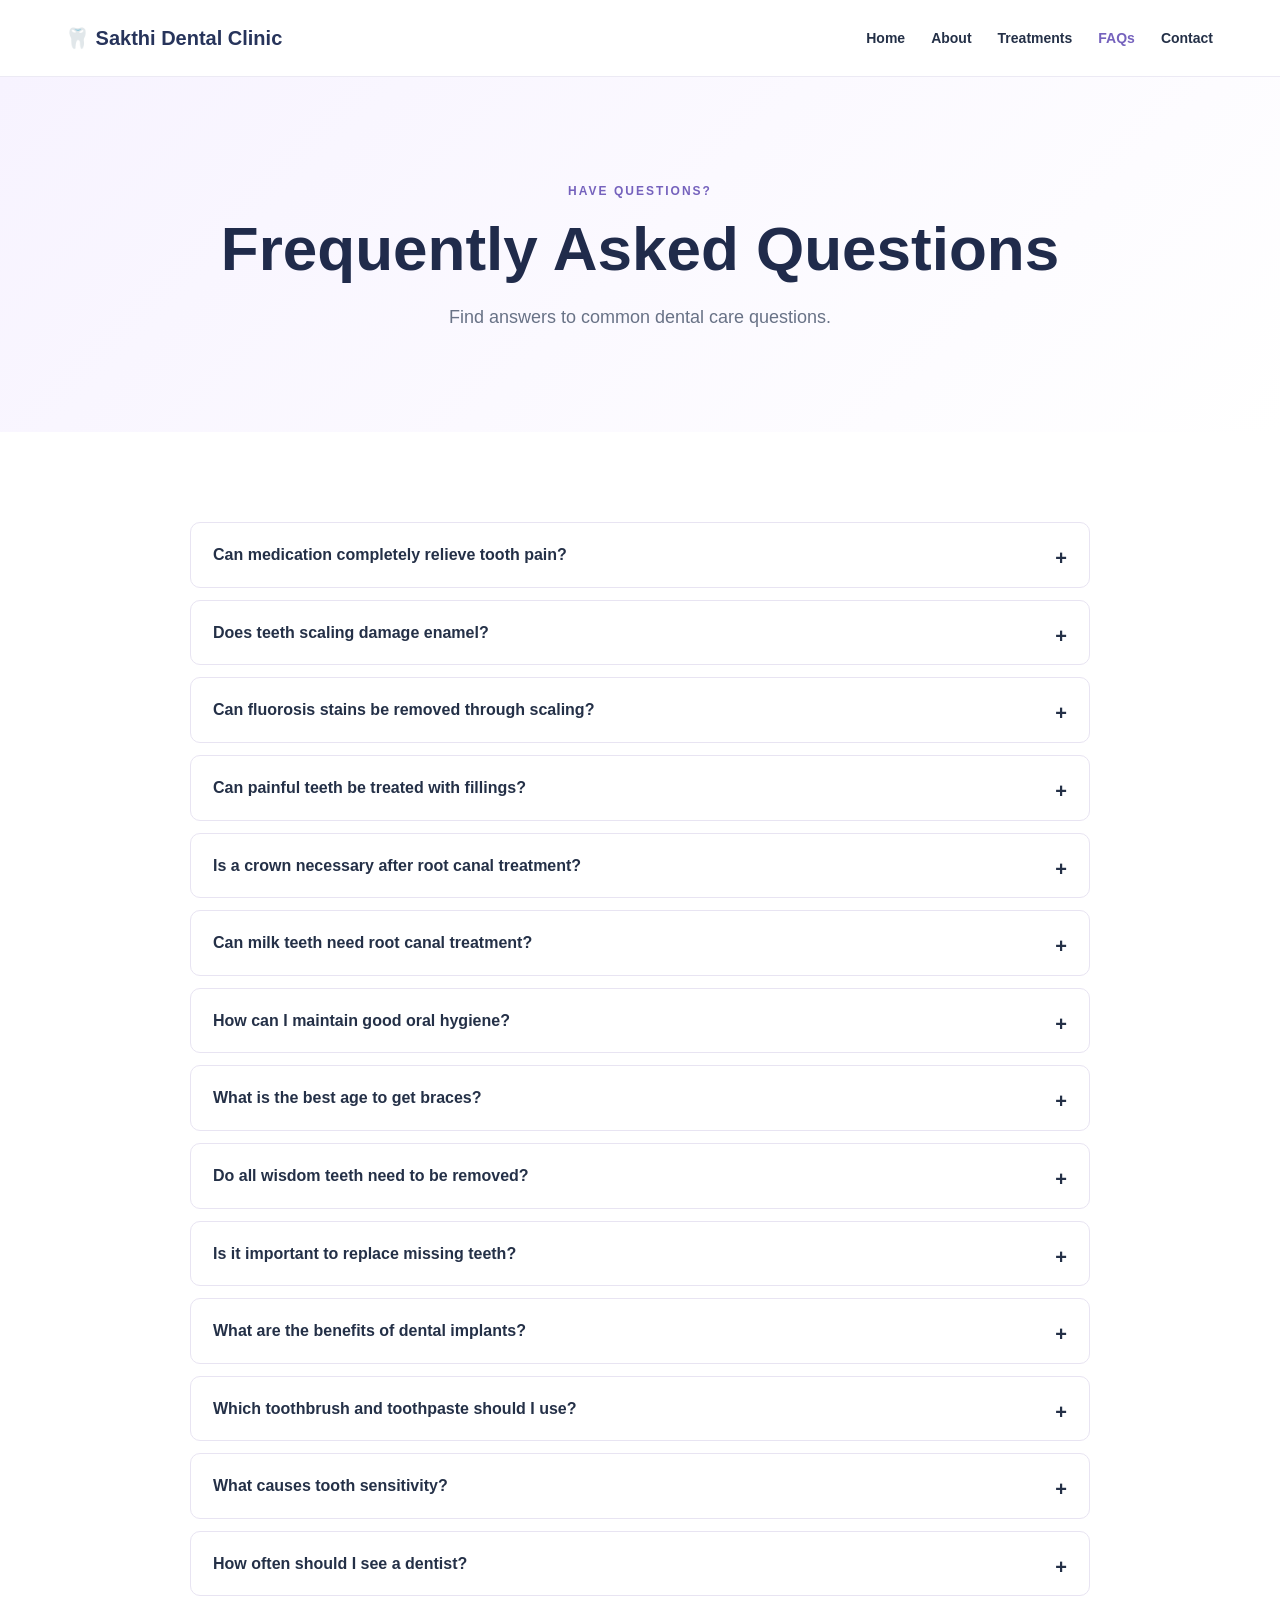
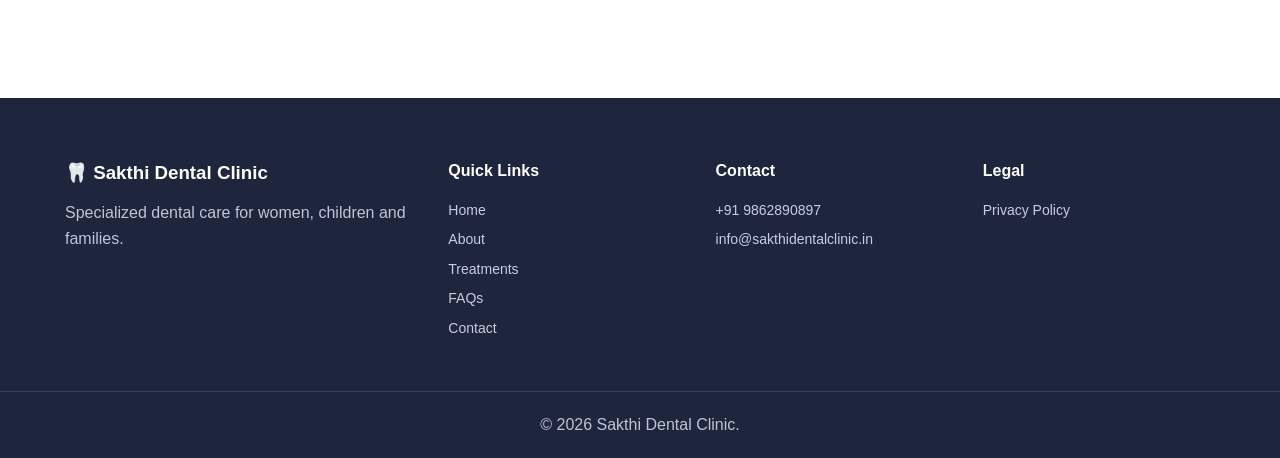
<file: intermediate/frontend/faq.html>
<!DOCTYPE html>
<html lang="en">

<head>

    <meta charset="UTF-8">

    <meta name="viewport"
          content="width=device-width, initial-scale=1.0">

    <title>FAQs | Sakthi Dental Clinic</title>

    <link rel="stylesheet" href="style.css">

</head>

<body>


<header class="header">

    <div class="container nav-container">

        <a href="index.html" class="logo">
            🦷 Sakthi Dental Clinic
        </a>

        <button class="menu-toggle" id="menuToggle">
            ☰
        </button>

        <nav class="navbar" id="navbar">

            <a href="index.html">Home</a>

            <a href="about.html">About</a>

            <a href="treatments.html">Treatments</a>

            <a href="faq.html" class="active">FAQs</a>

            <a href="contact.html">Contact</a>

        </nav>

    </div>

</header>


<main>


<section class="page-hero">

    <div class="container">

        <span class="eyebrow">
            HAVE QUESTIONS?
        </span>

        <h1>
            Frequently Asked Questions
        </h1>

        <p>
            Find answers to common dental care questions.
        </p>

    </div>

</section>


<section class="section">

    <div class="container">

        <div class="faq-list">


            <details>

                <summary>
                    Can medication completely relieve tooth pain?
                </summary>

                <p>
                    Medications may offer short-term relief, but
                    long-lasting relief requires identifying and
                    treating the root cause through professional
                    dental care.
                </p>

            </details>


            <details>

                <summary>
                    Does teeth scaling damage enamel?
                </summary>

                <p>
                    No. Scaling safely removes plaque and tartar
                    from teeth and below the gum line. Temporary
                    sensitivity may occur but usually subsides.
                </p>

            </details>


            <details>

                <summary>
                    Can fluorosis stains be removed through scaling?
                </summary>

                <p>
                    Scaling can remove surface stains but not
                    fluorosis, which is an internal stain.
                    Cosmetic treatments may be required.
                </p>

            </details>


            <details>

                <summary>
                    Can painful teeth be treated with fillings?
                </summary>

                <p>
                    Not always. If a cavity reaches the pulp,
                    root canal treatment or extraction may be necessary.
                </p>

            </details>


            <details>

                <summary>
                    Is a crown necessary after root canal treatment?
                </summary>

                <p>
                    A crown is recommended after root canal treatment
                    to protect the treated tooth and reduce the risk
                    of fracture.
                </p>

            </details>


            <details>

                <summary>
                    Can milk teeth need root canal treatment?
                </summary>

                <p>
                    Yes. A milk tooth with a deep cavity may require
                    treatment to preserve it and prevent infection
                    or early loss.
                </p>

            </details>


            <details>

                <summary>
                    How can I maintain good oral hygiene?
                </summary>

                <p>
                    Brush twice daily, rinse after meals, floss
                    regularly and schedule routine dental check-ups.
                </p>

            </details>


            <details>

                <summary>
                    What is the best age to get braces?
                </summary>

                <p>
                    Braces are often effective between ages 12 and 14,
                    although treatment timing depends on the individual.
                </p>

            </details>


            <details>

                <summary>
                    Do all wisdom teeth need to be removed?
                </summary>

                <p>
                    No. Removal may be recommended when wisdom teeth
                    are impacted, infected or causing pain or damage.
                </p>

            </details>


            <details>

                <summary>
                    Is it important to replace missing teeth?
                </summary>

                <p>
                    Yes. Replacement can help maintain bite alignment
                    and prevent adjacent teeth from shifting.
                </p>

            </details>


            <details>

                <summary>
                    What are the benefits of dental implants?
                </summary>

                <p>
                    Dental implants can restore appearance and
                    functionality and provide a stable replacement
                    for missing teeth.
                </p>

            </details>


            <details>

                <summary>
                    Which toothbrush and toothpaste should I use?
                </summary>

                <p>
                    A soft or medium-bristled toothbrush with a small
                    head and non-abrasive fluoride toothpaste is
                    recommended.
                </p>

            </details>


            <details>

                <summary>
                    What causes tooth sensitivity?
                </summary>

                <p>
                    Sensitivity can result from enamel wear,
                    tooth decay, exposed roots or hairline cracks.
                </p>

            </details>


            <details>

                <summary>
                    How often should I see a dentist?
                </summary>

                <p>
                    A routine dental check-up every six months is
                    recommended for preventive care.
                </p>

            </details>


        </div>

    </div>

</section>


</main>


<footer class="footer">

    <div class="container footer-grid">

        <div>
            <h3>🦷 Sakthi Dental Clinic</h3>
            <p>
                Specialized dental care for women,
                children and families.
            </p>
        </div>

        <div>
            <h4>Quick Links</h4>
            <a href="index.html">Home</a>
            <a href="about.html">About</a>
            <a href="treatments.html">Treatments</a>
            <a href="faq.html">FAQs</a>
            <a href="contact.html">Contact</a>
        </div>

        <div>
            <h4>Contact</h4>
            <a href="tel:+919862890897">+91 9862890897</a>
            <a href="mailto:info@sakthidentalclinic.in">
                info@sakthidentalclinic.in
            </a>
        </div>

        <div>
            <h4>Legal</h4>
            <a href="privacy.html">Privacy Policy</a>
        </div>

    </div>

    <div class="footer-bottom">
        <p>© 2026 Sakthi Dental Clinic.</p>
    </div>

</footer>


<script src="script.js"></script>

</body>

</html>
</file>
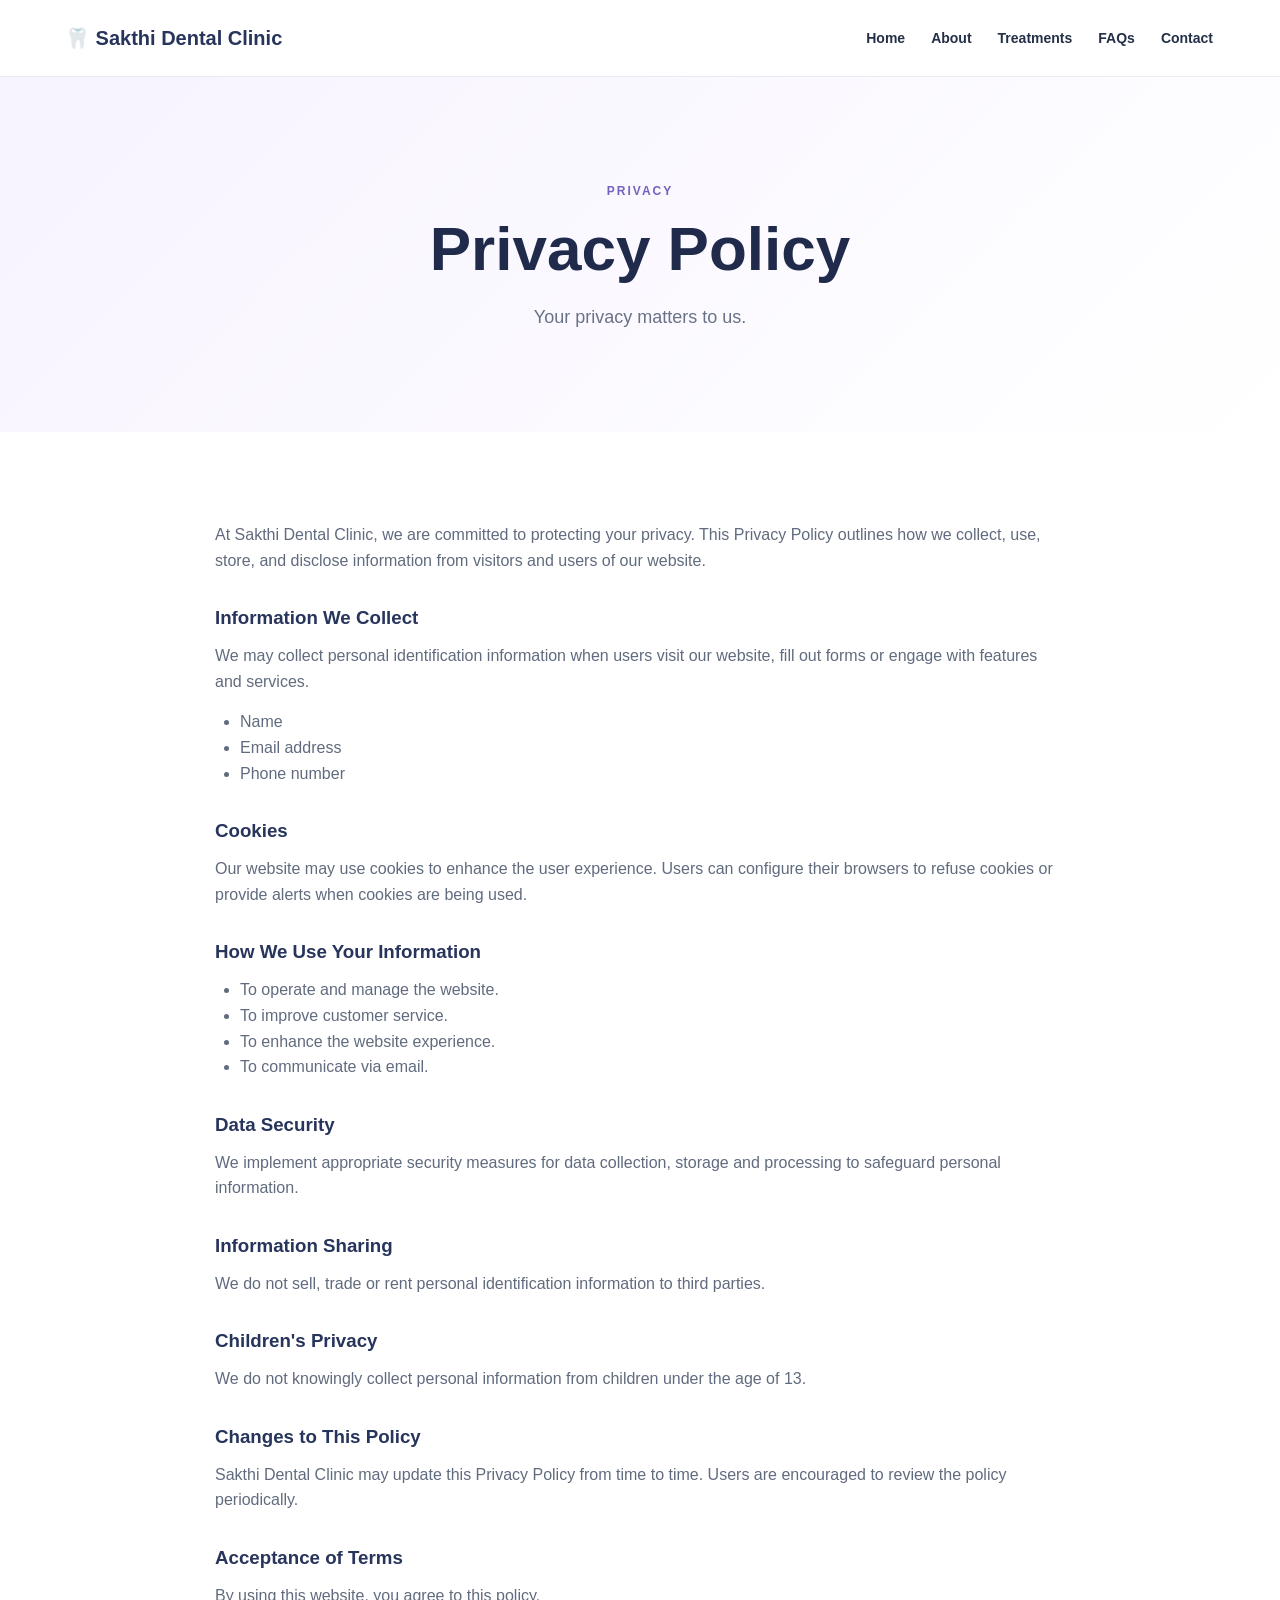
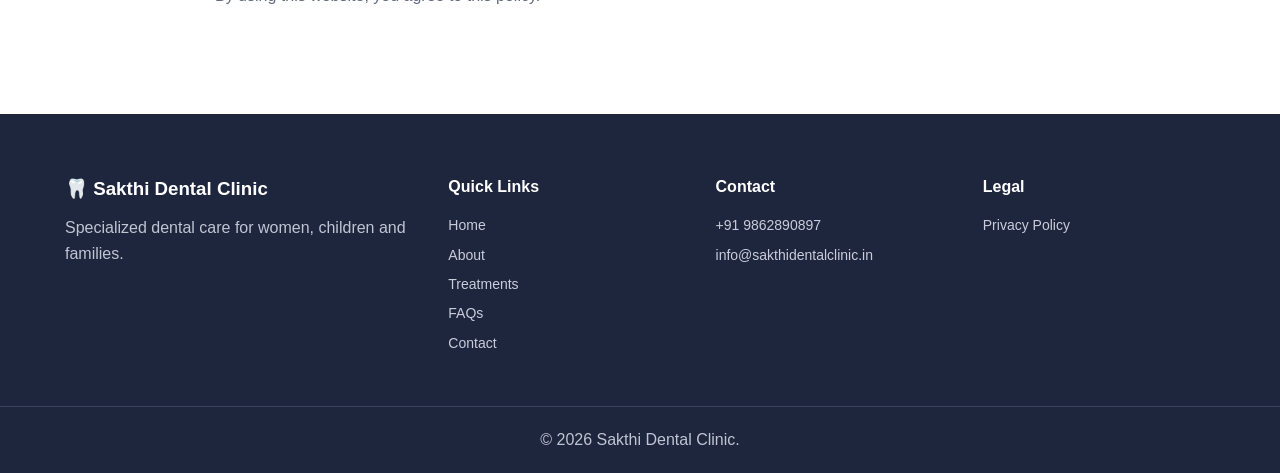
<file: intermediate/frontend/privacy.html>
<!DOCTYPE html>
<html lang="en">

<head>

    <meta charset="UTF-8">

    <meta name="viewport"
          content="width=device-width, initial-scale=1.0">

    <title>Privacy Policy | Sakthi Dental Clinic</title>

    <link rel="stylesheet" href="style.css">

</head>

<body>


<header class="header">

    <div class="container nav-container">

        <a href="index.html" class="logo">
            🦷 Sakthi Dental Clinic
        </a>

        <button class="menu-toggle" id="menuToggle">
            ☰
        </button>

        <nav class="navbar" id="navbar">

            <a href="index.html">Home</a>

            <a href="about.html">About</a>

            <a href="treatments.html">Treatments</a>

            <a href="faq.html">FAQs</a>

            <a href="contact.html">Contact</a>

        </nav>

    </div>

</header>


<main>


<section class="page-hero">

    <div class="container">

        <span class="eyebrow">
            PRIVACY
        </span>

        <h1>
            Privacy Policy
        </h1>

        <p>
            Your privacy matters to us.
        </p>

    </div>

</section>


<section class="section">

    <div class="container privacy-content">


        <p>
            At Sakthi Dental Clinic, we are committed to protecting
            your privacy. This Privacy Policy outlines how we collect,
            use, store, and disclose information from visitors and
            users of our website.
        </p>


        <h3>Information We Collect</h3>

        <p>
            We may collect personal identification information when
            users visit our website, fill out forms or engage with
            features and services.
        </p>

        <ul>
            <li>Name</li>
            <li>Email address</li>
            <li>Phone number</li>
        </ul>


        <h3>Cookies</h3>

        <p>
            Our website may use cookies to enhance the user experience.
            Users can configure their browsers to refuse cookies or
            provide alerts when cookies are being used.
        </p>


        <h3>How We Use Your Information</h3>

        <ul>
            <li>To operate and manage the website.</li>
            <li>To improve customer service.</li>
            <li>To enhance the website experience.</li>
            <li>To communicate via email.</li>
        </ul>


        <h3>Data Security</h3>

        <p>
            We implement appropriate security measures for data
            collection, storage and processing to safeguard personal
            information.
        </p>


        <h3>Information Sharing</h3>

        <p>
            We do not sell, trade or rent personal identification
            information to third parties.
        </p>


        <h3>Children's Privacy</h3>

        <p>
            We do not knowingly collect personal information from
            children under the age of 13.
        </p>


        <h3>Changes to This Policy</h3>

        <p>
            Sakthi Dental Clinic may update this Privacy Policy from
            time to time. Users are encouraged to review the policy
            periodically.
        </p>


        <h3>Acceptance of Terms</h3>

        <p>
            By using this website, you agree to this policy.
        </p>

    </div>

</section>


</main>


<footer class="footer">

    <div class="container footer-grid">

        <div>
            <h3>🦷 Sakthi Dental Clinic</h3>
            <p>
                Specialized dental care for women,
                children and families.
            </p>
        </div>

        <div>
            <h4>Quick Links</h4>
            <a href="index.html">Home</a>
            <a href="about.html">About</a>
            <a href="treatments.html">Treatments</a>
            <a href="faq.html">FAQs</a>
            <a href="contact.html">Contact</a>
        </div>

        <div>
            <h4>Contact</h4>
            <a href="tel:+919862890897">+91 9862890897</a>
            <a href="mailto:info@sakthidentalclinic.in">
                info@sakthidentalclinic.in
            </a>
        </div>

        <div>
            <h4>Legal</h4>
            <a href="privacy.html">Privacy Policy</a>
        </div>

    </div>

    <div class="footer-bottom">
        <p>© 2026 Sakthi Dental Clinic.</p>
    </div>

</footer>


<script src="script.js"></script>

</body>

</html>
</file>
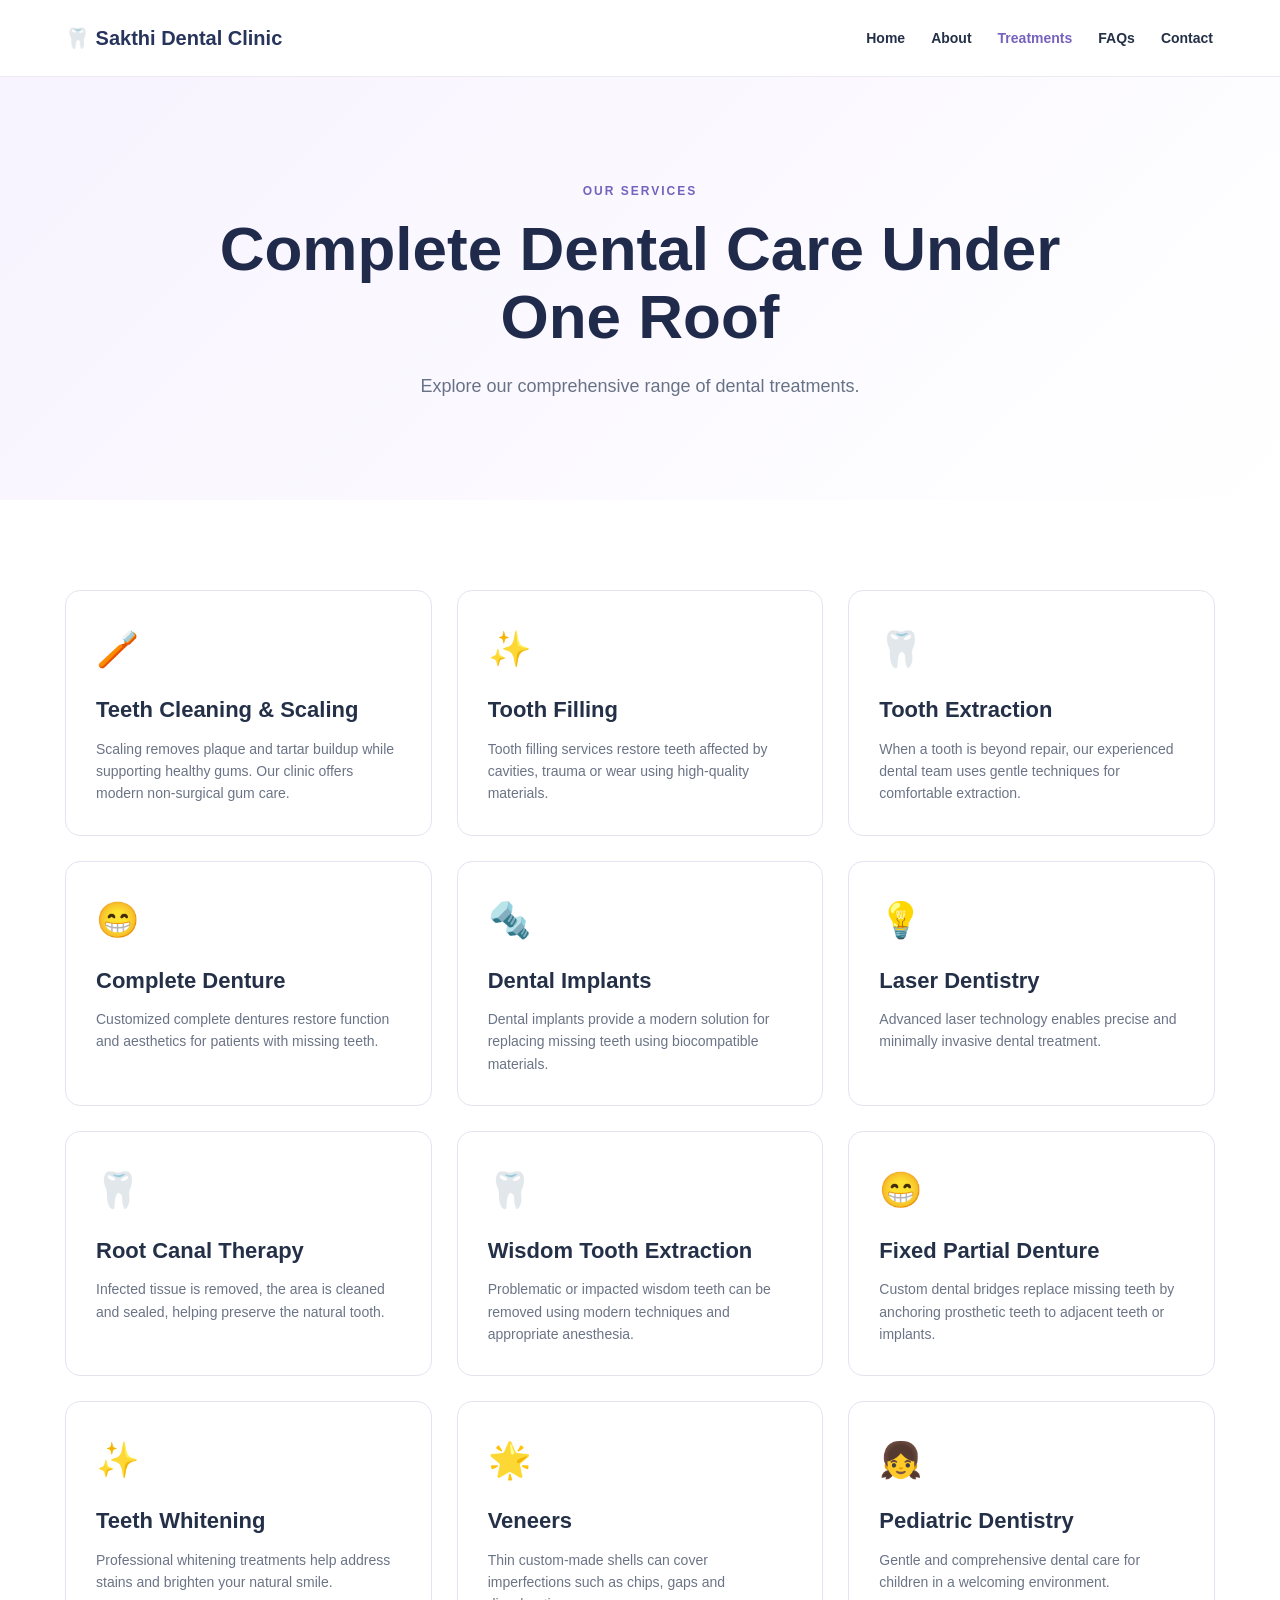
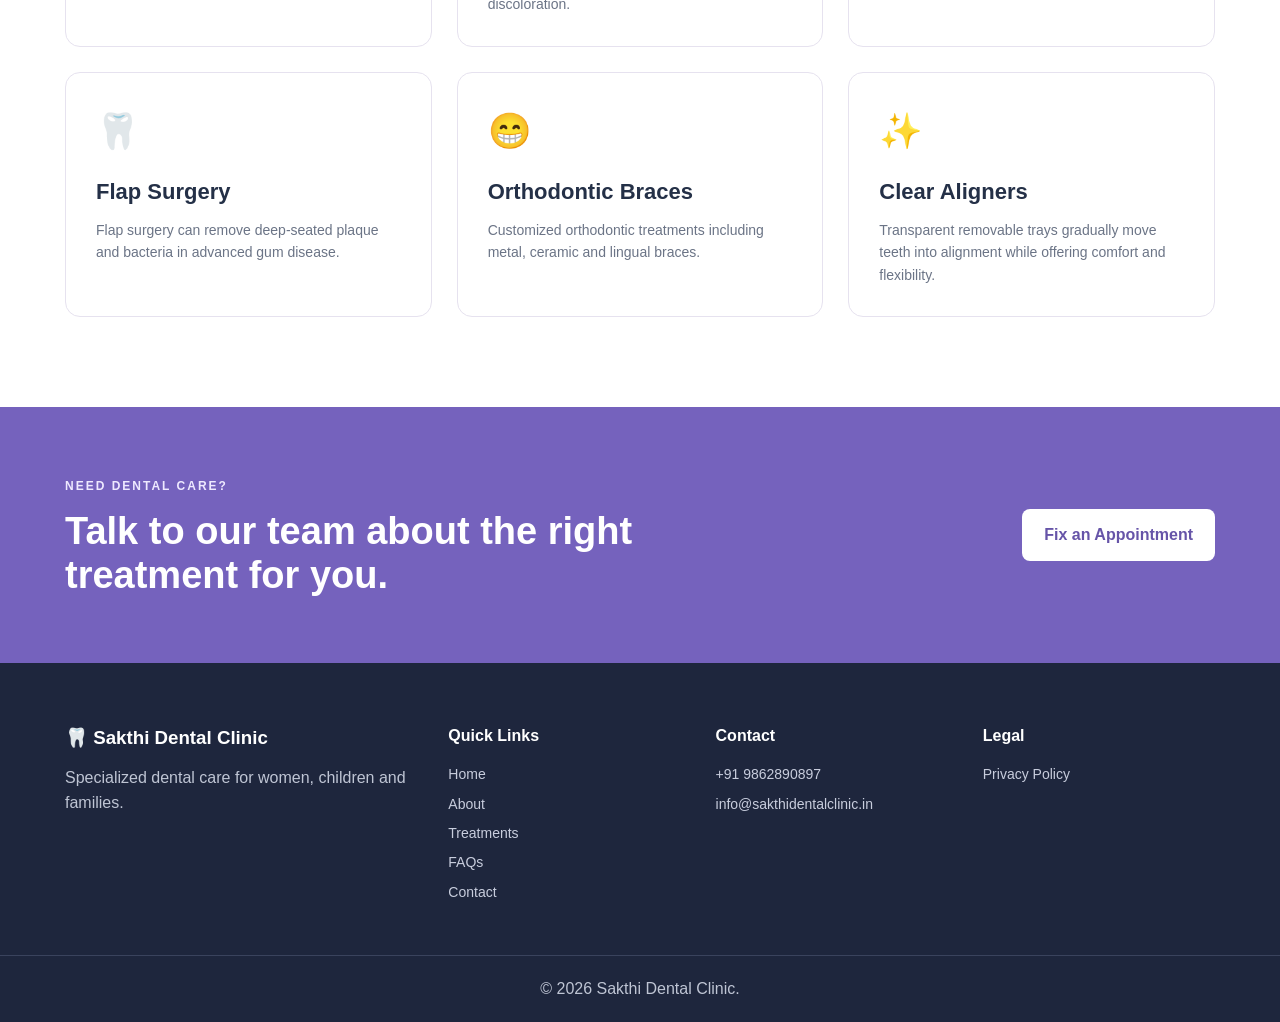
<file: intermediate/frontend/treatments.html>
<!DOCTYPE html>
<html lang="en">

<head>
    <meta charset="UTF-8">
    <meta name="viewport" content="width=device-width, initial-scale=1.0">

    <title>Treatments | Sakthi Dental Clinic</title>

    <link rel="stylesheet" href="style.css">
</head>

<body>

<header class="header">

    <div class="container nav-container">

        <a href="index.html" class="logo">
            🦷 Sakthi Dental Clinic
        </a>

        <button class="menu-toggle" id="menuToggle">☰</button>

        <nav class="navbar" id="navbar">
            <a href="index.html">Home</a>
            <a href="about.html">About</a>
            <a href="treatments.html" class="active">Treatments</a>
            <a href="faq.html">FAQs</a>
            <a href="contact.html">Contact</a>
        </nav>

    </div>

</header>


<main>

<section class="page-hero">

    <div class="container">

        <span class="eyebrow">OUR SERVICES</span>

        <h1>Complete Dental Care Under One Roof</h1>

        <p>
            Explore our comprehensive range of dental treatments.
        </p>

    </div>

</section>


<section class="section">

    <div class="container">

        <div class="treatment-detail-grid">


            <article class="treatment-detail">

                <span>🪥</span>

                <h2>Teeth Cleaning & Scaling</h2>

                <p>
                    Scaling removes plaque and tartar buildup while
                    supporting healthy gums. Our clinic offers modern
                    non-surgical gum care.
                </p>

            </article>


            <article class="treatment-detail">

                <span>✨</span>

                <h2>Tooth Filling</h2>

                <p>
                    Tooth filling services restore teeth affected by
                    cavities, trauma or wear using high-quality materials.
                </p>

            </article>


            <article class="treatment-detail">

                <span>🦷</span>

                <h2>Tooth Extraction</h2>

                <p>
                    When a tooth is beyond repair, our experienced
                    dental team uses gentle techniques for comfortable
                    extraction.
                </p>

            </article>


            <article class="treatment-detail">

                <span>😁</span>

                <h2>Complete Denture</h2>

                <p>
                    Customized complete dentures restore function and
                    aesthetics for patients with missing teeth.
                </p>

            </article>


            <article class="treatment-detail">

                <span>🔩</span>

                <h2>Dental Implants</h2>

                <p>
                    Dental implants provide a modern solution for
                    replacing missing teeth using biocompatible materials.
                </p>

            </article>


            <article class="treatment-detail">

                <span>💡</span>

                <h2>Laser Dentistry</h2>

                <p>
                    Advanced laser technology enables precise and
                    minimally invasive dental treatment.
                </p>

            </article>


            <article class="treatment-detail">

                <span>🦷</span>

                <h2>Root Canal Therapy</h2>

                <p>
                    Infected tissue is removed, the area is cleaned
                    and sealed, helping preserve the natural tooth.
                </p>

            </article>


            <article class="treatment-detail">

                <span>🦷</span>

                <h2>Wisdom Tooth Extraction</h2>

                <p>
                    Problematic or impacted wisdom teeth can be removed
                    using modern techniques and appropriate anesthesia.
                </p>

            </article>


            <article class="treatment-detail">

                <span>😁</span>

                <h2>Fixed Partial Denture</h2>

                <p>
                    Custom dental bridges replace missing teeth by
                    anchoring prosthetic teeth to adjacent teeth or implants.
                </p>

            </article>


            <article class="treatment-detail">

                <span>✨</span>

                <h2>Teeth Whitening</h2>

                <p>
                    Professional whitening treatments help address
                    stains and brighten your natural smile.
                </p>

            </article>


            <article class="treatment-detail">

                <span>🌟</span>

                <h2>Veneers</h2>

                <p>
                    Thin custom-made shells can cover imperfections
                    such as chips, gaps and discoloration.
                </p>

            </article>


            <article class="treatment-detail">

                <span>👧</span>

                <h2>Pediatric Dentistry</h2>

                <p>
                    Gentle and comprehensive dental care for children
                    in a welcoming environment.
                </p>

            </article>


            <article class="treatment-detail">

                <span>🦷</span>

                <h2>Flap Surgery</h2>

                <p>
                    Flap surgery can remove deep-seated plaque and
                    bacteria in advanced gum disease.
                </p>

            </article>


            <article class="treatment-detail">

                <span>😁</span>

                <h2>Orthodontic Braces</h2>

                <p>
                    Customized orthodontic treatments including metal,
                    ceramic and lingual braces.
                </p>

            </article>


            <article class="treatment-detail">

                <span>✨</span>

                <h2>Clear Aligners</h2>

                <p>
                    Transparent removable trays gradually move teeth
                    into alignment while offering comfort and flexibility.
                </p>

            </article>

        </div>

    </div>

</section>


<section class="cta">

    <div class="container cta-content">

        <div>

            <span class="eyebrow">
                NEED DENTAL CARE?
            </span>

            <h2>
                Talk to our team about the right treatment for you.
            </h2>

        </div>

        <a href="contact.html" class="btn white-btn">
            Fix an Appointment
        </a>

    </div>

</section>

</main>


<footer class="footer">

    <div class="container footer-grid">

        <div>
            <h3>🦷 Sakthi Dental Clinic</h3>
            <p>
                Specialized dental care for women,
                children and families.
            </p>
        </div>

        <div>
            <h4>Quick Links</h4>
            <a href="index.html">Home</a>
            <a href="about.html">About</a>
            <a href="treatments.html">Treatments</a>
            <a href="faq.html">FAQs</a>
            <a href="contact.html">Contact</a>
        </div>

        <div>
            <h4>Contact</h4>
            <a href="tel:+919862890897">+91 9862890897</a>
            <a href="mailto:info@sakthidentalclinic.in">
                info@sakthidentalclinic.in
            </a>
        </div>

        <div>
            <h4>Legal</h4>
            <a href="privacy.html">Privacy Policy</a>
        </div>

    </div>

    <div class="footer-bottom">
        <p>© 2026 Sakthi Dental Clinic.</p>
    </div>

</footer>

<script src="script.js"></script>

</body>
</html>
</file>
<file: beginner/style.css>
/* ================= GENERAL ================= */

* {
    margin: 0;
    padding: 0;
    box-sizing: border-box;
}

html {
    scroll-behavior: smooth;
}

body {
    font-family: Arial, Helvetica, sans-serif;
    line-height: 1.6;
    color: #222;
    background: #ffffff;
}

.container {
    width: 90%;
    max-width: 1100px;
    margin: auto;
}

.section {
    padding: 80px 0;
}


/* ================= NAVBAR ================= */

.header {
    background: #ffffff;
    position: sticky;
    top: 0;
    z-index: 1000;
    box-shadow: 0 2px 10px rgba(0, 0, 0, 0.08);
}

.nav-container {
    min-height: 70px;
    display: flex;
    justify-content: space-between;
    align-items: center;
}

.logo {
    color: #222;
    text-decoration: none;
    font-size: 22px;
    font-weight: bold;
}

.navbar {
    display: flex;
    gap: 25px;
}

.navbar a {
    color: #222;
    text-decoration: none;
    font-weight: 500;
}

.navbar a:hover {
    text-decoration: underline;
}


/* ================= HERO ================= */

.hero {
    min-height: 600px;
    display: flex;
    align-items: center;
    background: linear-gradient(135deg, #f4f0ff, #ffffff);
}

.hero-text {
    max-width: 700px;
}

.intro,
.section-label {
    font-size: 14px;
    font-weight: bold;
    letter-spacing: 2px;
}

.intro {
    margin-bottom: 15px;
}

.hero h1 {
    font-size: 60px;
    line-height: 1.1;
    margin-bottom: 10px;
}

.hero h2 {
    font-size: 30px;
    margin-bottom: 20px;
}

.hero-text > p:not(.intro) {
    font-size: 18px;
    max-width: 650px;
    margin-bottom: 30px;
}

.hero-buttons {
    display: flex;
    gap: 15px;
    flex-wrap: wrap;
}

.btn {
    display: inline-block;
    padding: 13px 24px;
    text-decoration: none;
    background: #5b3cc4;
    color: #ffffff;
    border-radius: 6px;
    font-weight: bold;
}

.btn:hover {
    opacity: 0.85;
}

.secondary-btn {
    background: transparent;
    color: #5b3cc4;
    border: 2px solid #5b3cc4;
}


/* ================= HEADINGS ================= */

.section-heading {
    text-align: center;
    max-width: 700px;
    margin: 0 auto 50px;
}

.section-heading h2 {
    font-size: 40px;
    margin: 10px 0 15px;
}


/* ================= ABOUT ================= */

.about-content {
    max-width: 800px;
    margin: auto;
}

.about-text p {
    margin-bottom: 20px;
    font-size: 18px;
}


/* ================= SKILLS ================= */

.skills-section {
    background: #f7f5ff;
}

.skills-grid {
    display: grid;
    grid-template-columns: repeat(3, 1fr);
    gap: 25px;
}

.skill-card {
    background: #ffffff;
    padding: 30px;
    border-radius: 10px;
    text-align: center;
    box-shadow: 0 4px 15px rgba(0, 0, 0, 0.07);
}

.skill-card h3 {
    margin-bottom: 10px;
}


/* ================= PROJECTS ================= */

.projects-grid {
    display: grid;
    grid-template-columns: repeat(3, 1fr);
    gap: 25px;
}

.project-card {
    background: #ffffff;
    border: 1px solid #e5e5e5;
    border-radius: 10px;
    padding: 30px;
    transition: transform 0.2s ease;
}

.project-card:hover {
    transform: translateY(-5px);
}

.project-card h3 {
    margin-bottom: 15px;
    font-size: 23px;
}

.project-card p {
    margin-bottom: 20px;
}

.project-tech {
    display: flex;
    flex-wrap: wrap;
    gap: 8px;
}

.project-tech span {
    padding: 5px 10px;
    background: #f0ecff;
    border-radius: 5px;
    font-size: 13px;
}


/* ================= CONTACT ================= */

.contact-section {
    background: #f7f5ff;
}

.contact-form {
    max-width: 650px;
    margin: auto;
    background: #ffffff;
    padding: 35px;
    border-radius: 10px;
    box-shadow: 0 4px 15px rgba(0, 0, 0, 0.08);
}

.form-group {
    margin-bottom: 20px;
}

.form-group label {
    display: block;
    margin-bottom: 7px;
    font-weight: bold;
}

.form-group input,
.form-group textarea {
    width: 100%;
    padding: 13px;
    border: 1px solid #cccccc;
    border-radius: 5px;
    font-size: 16px;
    font-family: inherit;
}

.form-group input:focus,
.form-group textarea:focus {
    outline: none;
    border-color: #5b3cc4;
}

.form-group small {
    display: block;
    margin-top: 5px;
}

.submit-btn {
    width: 100%;
    padding: 14px;
    border: none;
    border-radius: 5px;
    background: #5b3cc4;
    color: #ffffff;
    font-size: 16px;
    font-weight: bold;
    cursor: pointer;
}

.submit-btn:hover {
    opacity: 0.85;
}

#successMessage {
    text-align: center;
    margin-top: 15px;
    font-weight: bold;
}


/* ================= FOOTER ================= */

.footer {
    background: #222;
    color: #ffffff;
    text-align: center;
    padding: 40px 0;
}

.footer h3 {
    margin-bottom: 10px;
}

.footer p {
    margin-bottom: 8px;
}


/* ================= RESPONSIVE ================= */

@media (max-width: 850px) {

    .skills-grid,
    .projects-grid {
        grid-template-columns: repeat(2, 1fr);
    }

    .hero h1 {
        font-size: 50px;
    }
}


@media (max-width: 600px) {

    .nav-container {
        flex-direction: column;
        gap: 15px;
        padding: 15px 0;
    }

    .navbar {
        gap: 12px;
        flex-wrap: wrap;
        justify-content: center;
    }

    .navbar a {
        font-size: 14px;
    }

    .hero {
        min-height: 500px;
    }

    .hero h1 {
        font-size: 42px;
    }

    .hero h2 {
        font-size: 24px;
    }

    .hero-text > p:not(.intro) {
        font-size: 16px;
    }

    .skills-grid,
    .projects-grid {
        grid-template-columns: 1fr;
    }

    .section {
        padding: 60px 0;
    }

    .section-heading h2 {
        font-size: 32px;
    }

    .contact-form {
        padding: 25px 20px;
    }
}
</file>
<file: intermediate/frontend/style.css>
/* ================= RESET ================= */

* {
    margin: 0;
    padding: 0;
    box-sizing: border-box;
}

html {
    scroll-behavior: smooth;
}

body {
    font-family: Arial, Helvetica, sans-serif;
    color: #243047;
    background: #ffffff;
    line-height: 1.6;
}

a {
    color: inherit;
}

.container {
    width: 90%;
    max-width: 1150px;
    margin: auto;
}

.section {
    padding: 90px 0;
}

.light-section {
    background: #f8f6ff;
}


/* ================= HEADER ================= */

.header {
    position: sticky;
    top: 0;
    z-index: 1000;
    background: rgba(255, 255, 255, 0.97);
    border-bottom: 1px solid #eceaf4;
}

.nav-container {
    min-height: 76px;
    display: flex;
    align-items: center;
    justify-content: space-between;
}

.logo {
    text-decoration: none;
    font-weight: 800;
    font-size: 20px;
    color: #27345b;
}

.navbar {
    display: flex;
    align-items: center;
    gap: 22px;
}

.navbar a {
    text-decoration: none;
    font-size: 14px;
    font-weight: 600;
    padding: 8px 2px;
}

.navbar a:hover,
.navbar a.active {
    color: #7562bd;
}

.menu-toggle {
    display: none;
    border: 0;
    background: transparent;
    font-size: 28px;
    cursor: pointer;
}


/* ================= HERO ================= */

.hero {
    min-height: 650px;
    display: flex;
    align-items: center;
    background:
        radial-gradient(circle at 80% 20%, #e8e0ff, transparent 30%),
        linear-gradient(135deg, #f7f3ff, #ffffff);
}

.hero-grid {
    display: grid;
    grid-template-columns: 1.35fr 0.65fr;
    gap: 60px;
    align-items: center;
}

.hero-content {
    max-width: 750px;
}

.eyebrow {
    display: inline-block;
    font-size: 12px;
    font-weight: 800;
    letter-spacing: 2px;
    color: #7562bd;
    margin-bottom: 14px;
}

.hero h1 {
    font-size: clamp(42px, 6vw, 70px);
    line-height: 1.05;
    margin-bottom: 25px;
    color: #202b4b;
}

.hero h1 span {
    color: #7966c9;
}

.hero p {
    font-size: 18px;
    max-width: 680px;
    color: #5b657a;
    margin-bottom: 30px;
}

.hero-buttons {
    display: flex;
    gap: 15px;
    flex-wrap: wrap;
}

.btn {
    display: inline-block;
    text-decoration: none;
    border-radius: 8px;
    padding: 13px 22px;
    font-weight: 700;
    transition: 0.2s ease;
}

.btn:hover {
    transform: translateY(-2px);
}

.primary-btn {
    background: #7864c9;
    color: white;
}

.outline-btn {
    color: #7864c9;
    border: 2px solid #7864c9;
    background: transparent;
}

.white-btn {
    background: white;
    color: #6654a8;
}

.hero-trust {
    display: flex;
    gap: 35px;
    margin-top: 45px;
    flex-wrap: wrap;
}

.hero-trust div {
    display: flex;
    flex-direction: column;
}

.hero-trust strong {
    font-size: 22px;
    color: #2d3857;
}

.hero-trust span {
    font-size: 12px;
    color: #737b8c;
}

.hero-card {
    background: white;
    padding: 40px 30px;
    border-radius: 25px;
    box-shadow: 0 20px 60px rgba(60, 50, 100, 0.14);
    text-align: center;
}

.tooth-icon {
    font-size: 70px;
    margin-bottom: 20px;
}

.hero-card h3 {
    font-size: 25px;
    margin-bottom: 12px;
}

.hero-card p {
    font-size: 15px;
    margin-bottom: 20px;
}

.hero-card a,
.text-link {
    text-decoration: none;
    color: #7562bd;
    font-weight: 700;
}


/* ================= PAGE HERO ================= */

.page-hero {
    padding: 100px 0;
    background: linear-gradient(135deg, #f7f3ff, #ffffff);
    text-align: center;
}

.page-hero h1 {
    max-width: 850px;
    margin: auto;
    font-size: clamp(40px, 6vw, 62px);
    line-height: 1.1;
    color: #202b4b;
}

.page-hero p {
    max-width: 650px;
    margin: 20px auto 0;
    color: #687286;
    font-size: 18px;
}


/* ================= ASSURANCE ================= */

.assurance {
    background: #7562bd;
    color: white;
}

.assurance-content {
    display: flex;
    align-items: center;
    gap: 20px;
    padding: 25px 0;
}

.assurance-icon {
    width: 45px;
    height: 45px;
    display: grid;
    place-items: center;
    background: white;
    color: #7562bd;
    border-radius: 50%;
    font-weight: bold;
}


/* ================= HEADINGS ================= */

.section-heading {
    max-width: 750px;
    margin: 0 auto 50px;
    text-align: center;
}

.section-heading h2 {
    color: #202b4b;
    font-size: clamp(32px, 4vw, 46px);
    line-height: 1.15;
    margin-bottom: 15px;
}

.section-heading p {
    color: #697286;
}


/* ================= FEATURES ================= */

.feature-grid {
    display: grid;
    grid-template-columns: repeat(4, 1fr);
    gap: 22px;
}

.feature-card {
    padding: 30px 22px;
    background: white;
    border: 1px solid #ebe8f5;
    border-radius: 15px;
    box-shadow: 0 10px 35px rgba(60, 50, 100, 0.06);
}

.feature-icon {
    font-size: 35px;
    margin-bottom: 20px;
}

.feature-card h3 {
    margin-bottom: 10px;
}

.feature-card p {
    color: #6b7486;
    font-size: 14px;
}


/* ================= TREATMENTS ================= */

.treatment-grid {
    display: grid;
    grid-template-columns: repeat(3, 1fr);
    gap: 22px;
}

.treatment-card {
    background: white;
    padding: 28px;
    border-radius: 15px;
    border: 1px solid #e8e4f2;
    transition: 0.2s ease;
}

.treatment-card:hover,
.treatment-detail:hover {
    transform: translateY(-5px);
    box-shadow: 0 15px 35px rgba(60, 50, 100, 0.1);
}

.treatment-card > span,
.treatment-detail > span {
    font-size: 35px;
}

.treatment-card h3 {
    margin: 15px 0 8px;
}

.treatment-card p,
.treatment-detail p {
    font-size: 14px;
    color: #6b7486;
}

.center-button {
    text-align: center;
    margin-top: 40px;
}


/* ================= TREATMENT DETAILS ================= */

.treatment-detail-grid {
    display: grid;
    grid-template-columns: repeat(3, 1fr);
    gap: 25px;
}

.treatment-detail {
    padding: 30px;
    background: white;
    border: 1px solid #e6e2ef;
    border-radius: 15px;
    transition: 0.2s ease;
}

.treatment-detail h2 {
    font-size: 22px;
    margin: 15px 0 10px;
}


/* ================= ABOUT ================= */

.about-preview,
.about-grid {
    display: grid;
    grid-template-columns: 0.8fr 1.2fr;
    gap: 60px;
    align-items: center;
}

.about-highlight {
    background: #7562bd;
    color: white;
    padding: 45px;
    border-radius: 25px;
}

.about-highlight .eyebrow {
    color: #eee9ff;
}

.about-highlight h2 {
    font-size: 38px;
    line-height: 1.15;
}

.big-icon {
    display: block;
    font-size: 80px;
    margin-bottom: 25px;
}

.about-text h2,
.about-preview > div:last-child h2 {
    font-size: 40px;
    margin-bottom: 20px;
}

.about-text p,
.about-preview > div:last-child p {
    color: #667085;
    margin-bottom: 18px;
}

.mission-grid {
    display: grid;
    grid-template-columns: 1fr 1fr;
    gap: 25px;
}

.mission-grid article {
    padding: 30px;
    background: white;
    border-radius: 15px;
    border: 1px solid #e7e3f1;
}

.mission-grid article > span {
    font-size: 30px;
}

.mission-grid h3 {
    margin: 12px 0 8px;
}


/* ================= DOCTORS ================= */

.doctor-grid {
    display: grid;
    grid-template-columns: repeat(3, 1fr);
    gap: 18px;
}

.doctor-card {
    padding: 22px;
    border: 1px solid #e7e3f1;
    border-radius: 12px;
    display: flex;
    flex-direction: column;
}

.doctor-card span {
    color: #7562bd;
    font-size: 14px;
    margin-top: 5px;
}


/* ================= AMENITIES ================= */

.amenity-grid {
    display: grid;
    grid-template-columns: repeat(5, 1fr);
    gap: 18px;
}

.amenity {
    background: white;
    text-align: center;
    padding: 25px 15px;
    border-radius: 12px;
    border: 1px solid #e7e3f1;
}

.amenity span {
    font-size: 32px;
}

.amenity h3 {
    font-size: 17px;
    margin: 12px 0 6px;
}

.amenity p {
    font-size: 13px;
    color: #6d7585;
}


/* ================= TESTIMONIALS ================= */

.testimonials-section {
    background: #202b4b;
    color: white;
}

.testimonials-section .section-heading h2 {
    color: white;
}

.testimonials-section .eyebrow {
    color: #cfc5ff;
}

.testimonial-grid {
    display: grid;
    grid-template-columns: repeat(3, 1fr);
    gap: 22px;
}

.testimonial {
    background: #2d3857;
    padding: 30px;
    border-radius: 15px;
}

.stars {
    margin-bottom: 18px;
    letter-spacing: 3px;
}

.testimonial p {
    color: #e1e4ed;
    margin-bottom: 20px;
}


/* ================= CTA ================= */

.cta {
    background: #7562bd;
    color: white;
    padding: 65px 0;
}

.cta-content {
    display: flex;
    justify-content: space-between;
    align-items: center;
    gap: 30px;
}

.cta .eyebrow {
    color: #eee9ff;
}

.cta h2 {
    max-width: 700px;
    font-size: 38px;
    line-height: 1.15;
}


/* ================= CONTACT ================= */

.contact-grid {
    display: grid;
    grid-template-columns: 1fr 0.8fr;
    gap: 50px;
    align-items: start;
}

.contact-form-wrapper,
.contact-info {
    background: white;
    padding: 35px;
    border-radius: 18px;
    border: 1px solid #e6e2ef;
}

.contact-form-wrapper h2 {
    margin-bottom: 8px;
}

.form-intro {
    color: #697286;
    margin-bottom: 25px;
}

.form-group {
    margin-bottom: 20px;
}

.form-group label {
    display: block;
    font-weight: 700;
    margin-bottom: 7px;
}

.form-group input,
.form-group textarea {
    width: 100%;
    padding: 13px;
    border: 1px solid #d5d2df;
    border-radius: 7px;
    font: inherit;
    resize: vertical;
}

.form-group input:focus,
.form-group textarea:focus {
    outline: 2px solid #dcd3ff;
    border-color: #7864c9;
}

.form-group small {
    display: block;
    margin-top: 5px;
    color: #c0392b;
    min-height: 18px;
}

.submit-btn {
    border: none;
    cursor: pointer;
    width: 100%;
    font-size: 16px;
}

#successMessage {
    text-align: center;
    margin-top: 15px;
    font-weight: 700;
    color: #218838;
}

.contact-info h2 {
    margin-bottom: 30px;
}

.contact-item {
    display: flex;
    gap: 15px;
    margin-bottom: 25px;
}

.contact-item > span {
    font-size: 24px;
}

.contact-item strong {
    display: block;
    margin-bottom: 4px;
}

.contact-item p,
.contact-item a {
    color: #697286;
    text-decoration: none;
}

.contact-item a {
    display: block;
}

.contact-item a:hover {
    color: #7562bd;
}


/* ================= FAQ ================= */

.faq-list {
    max-width: 900px;
    margin: auto;
}

.faq-list details {
    background: white;
    border: 1px solid #e8e4f2;
    border-radius: 10px;
    margin-bottom: 12px;
    overflow: hidden;
}

.faq-list summary {
    cursor: pointer;
    padding: 19px 22px;
    font-weight: 700;
    list-style: none;
}

.faq-list summary::-webkit-details-marker {
    display: none;
}

.faq-list summary::after {
    content: "+";
    float: right;
    font-size: 20px;
}

.faq-list details[open] summary::after {
    content: "−";
}

.faq-list details p {
    padding: 0 22px 22px;
    color: #697286;
}


/* ================= PRIVACY ================= */

.privacy-content {
    max-width: 850px;
    margin: auto;
    color: #616b7e;
}

.privacy-content h3 {
    color: #27345b;
    margin: 30px 0 10px;
}

.privacy-content p {
    margin-bottom: 15px;
}

.privacy-content ul {
    margin-left: 25px;
}


/* ================= FOOTER ================= */

.footer {
    background: #1e263d;
    color: white;
    padding-top: 60px;
}

.footer-grid {
    display: grid;
    grid-template-columns: 1.5fr 1fr 1fr 1fr;
    gap: 35px;
    padding-bottom: 45px;
}

.footer h3 {
    margin-bottom: 12px;
}

.footer h4 {
    margin-bottom: 15px;
}

.footer p {
    color: #bfc5d4;
}

.footer a {
    display: block;
    text-decoration: none;
    color: #c8cddd;
    margin: 7px 0;
    font-size: 14px;
}

.footer a:hover {
    color: white;
}

.footer-bottom {
    border-top: 1px solid #3a435d;
    padding: 20px;
    text-align: center;
}


/* ================= TABLET ================= */

@media (max-width: 1000px) {

    .feature-grid {
        grid-template-columns: repeat(2, 1fr);
    }

    .treatment-grid,
    .treatment-detail-grid {
        grid-template-columns: repeat(2, 1fr);
    }

    .amenity-grid {
        grid-template-columns: repeat(3, 1fr);
    }

    .hero-grid {
        grid-template-columns: 1fr;
    }

    .hero-card {
        max-width: 500px;
    }

    .about-preview,
    .about-grid {
        grid-template-columns: 1fr;
    }

    .doctor-grid {
        grid-template-columns: repeat(2, 1fr);
    }

    .testimonial-grid {
        grid-template-columns: 1fr;
    }

    .contact-grid {
        grid-template-columns: 1fr;
    }

    .footer-grid {
        grid-template-columns: repeat(2, 1fr);
    }
}


/* ================= MOBILE ================= */

@media (max-width: 700px) {

    .menu-toggle {
        display: block;
    }

    .navbar {
        display: none;
        position: absolute;
        left: 0;
        right: 0;
        top: 76px;
        background: white;
        padding: 20px;
        flex-direction: column;
        border-bottom: 1px solid #ddd;
    }

    .navbar.active {
        display: flex;
    }

    .section {
        padding: 65px 0;
    }

    .hero {
        min-height: auto;
        padding: 80px 0;
    }

    .hero h1 {
        font-size: 42px;
    }

    .hero-trust {
        gap: 20px;
    }

    .feature-grid,
    .treatment-grid,
    .treatment-detail-grid,
    .doctor-grid,
    .amenity-grid,
    .mission-grid {
        grid-template-columns: 1fr;
    }

    .cta-content {
        flex-direction: column;
        align-items: flex-start;
    }

    .cta h2 {
        font-size: 30px;
    }

    .footer-grid {
        grid-template-columns: 1fr;
    }

    .about-highlight {
        padding: 30px;
    }

    .about-highlight h2,
    .about-text h2,
    .about-preview > div:last-child h2 {
        font-size: 32px;
    }

    .contact-form-wrapper,
    .contact-info {
        padding: 25px 20px;
    }

}
</file>
